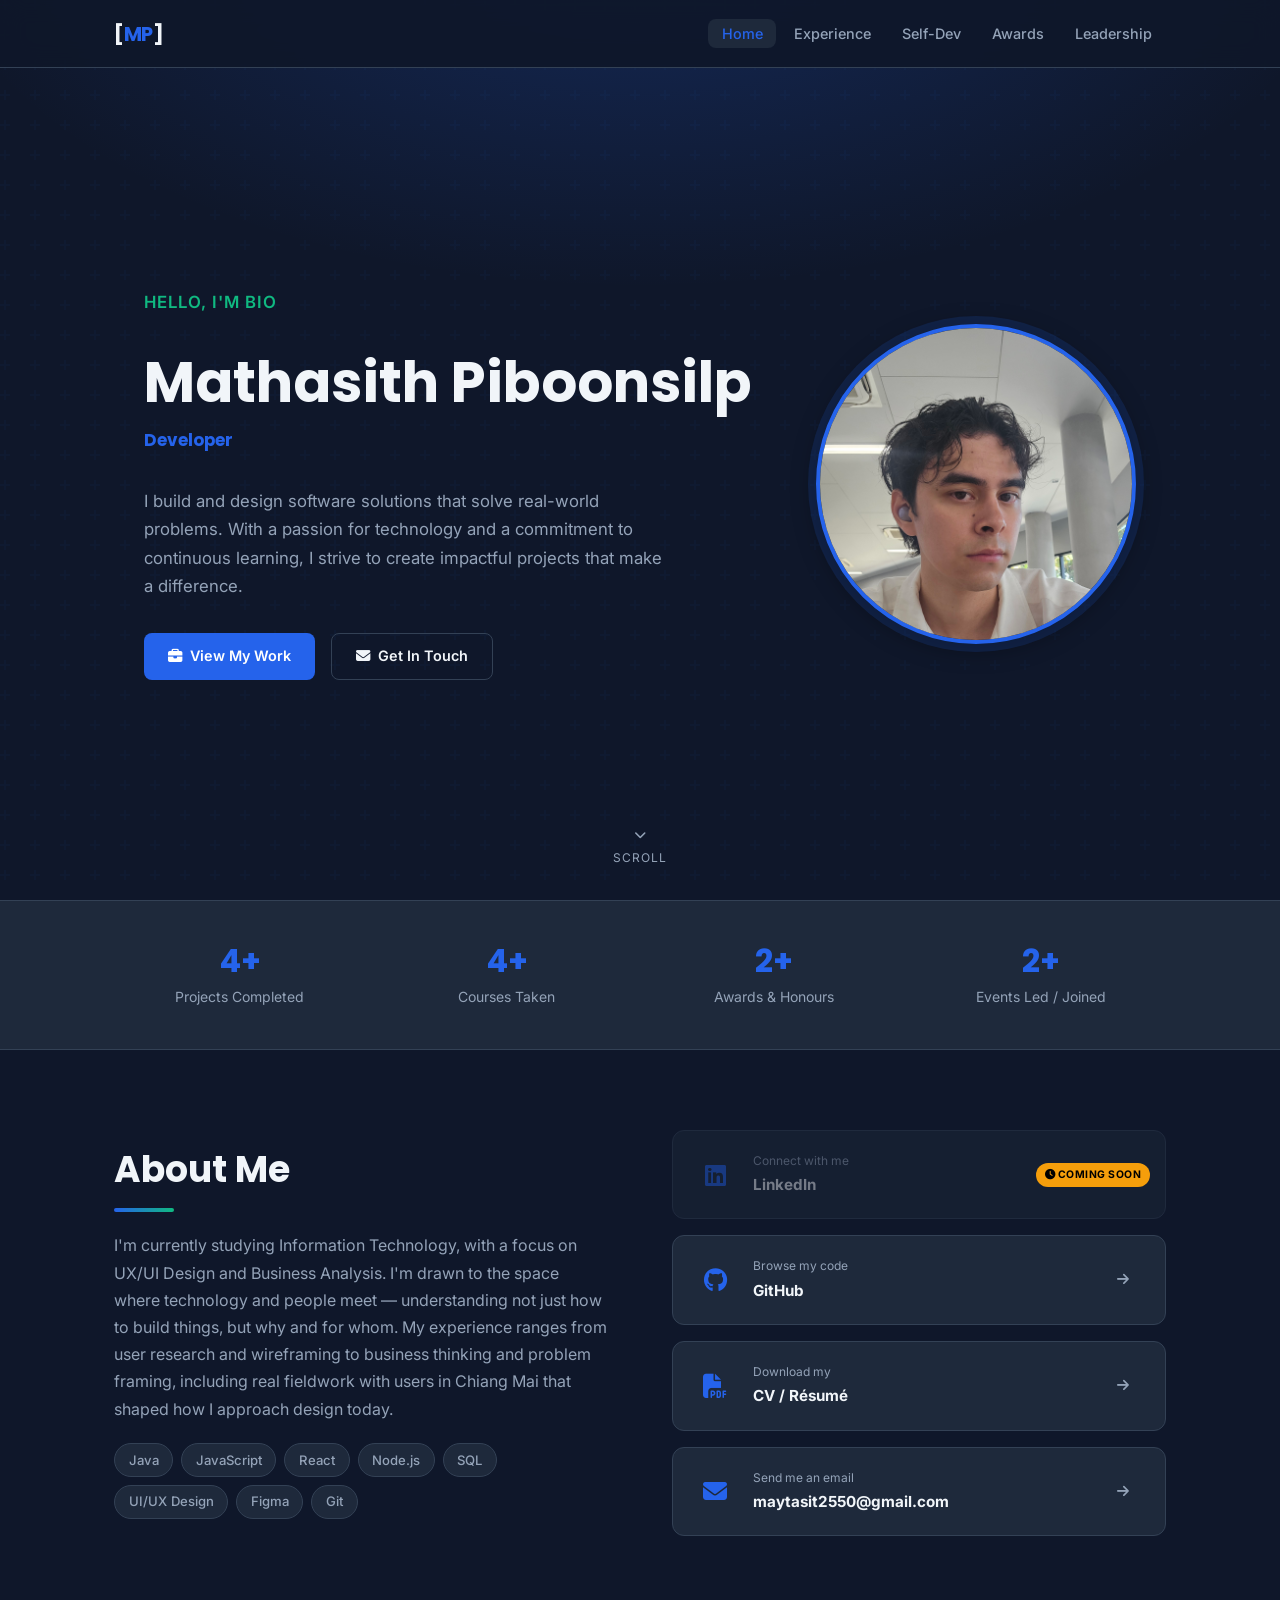
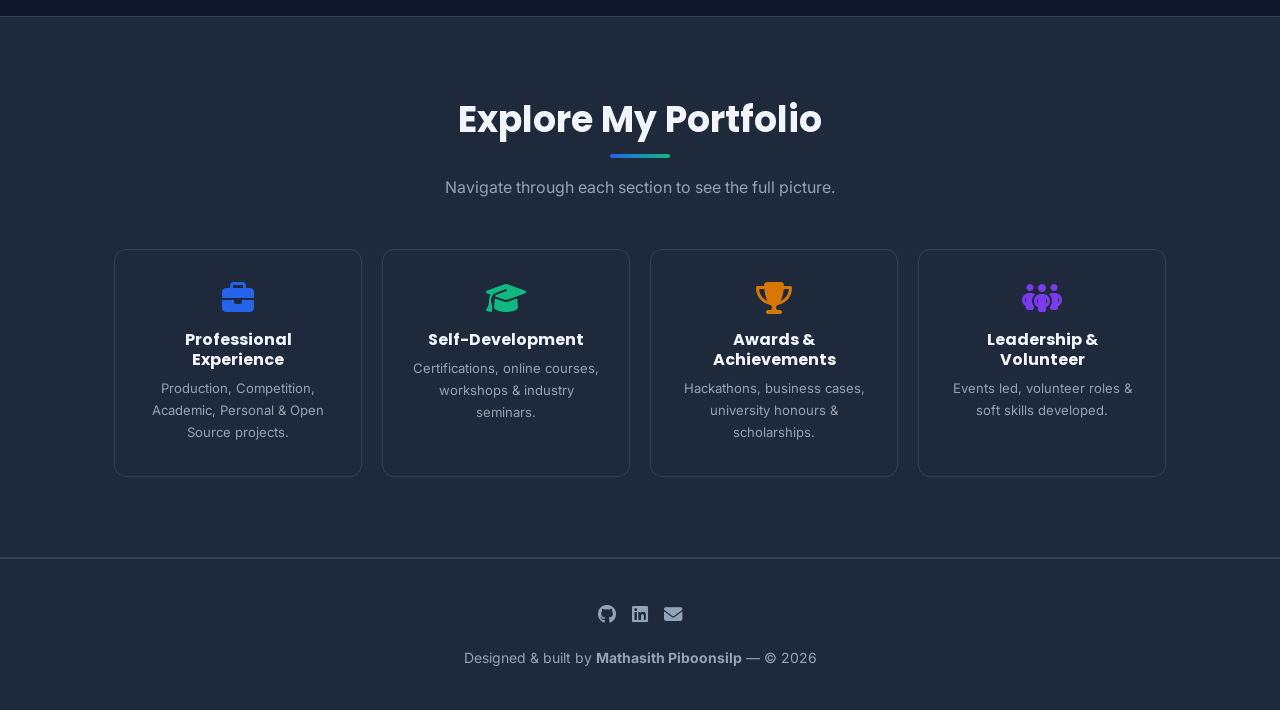
<file: index.html>
<!DOCTYPE html>
<html lang="en">
<head>
  <meta charset="UTF-8" />
  <meta name="viewport" content="width=device-width, initial-scale=1.0" />
  <title>Mathasith Piboonsilp — Portfolio</title>
  <meta name="description" content="[Your tagline — one sentence about what you do]" />
  <!-- Google Fonts -->
  <link rel="preconnect" href="https://fonts.googleapis.com" />
  <link rel="preconnect" href="https://fonts.gstatic.com" crossorigin />
  <link href="https://fonts.googleapis.com/css2?family=Inter:wght@400;500;600&family=Poppins:wght@700;800&display=swap" rel="stylesheet" />
  <!-- Font Awesome -->
  <link rel="stylesheet" href="https://cdnjs.cloudflare.com/ajax/libs/font-awesome/6.5.0/css/all.min.css" />
  <!-- Shared CSS -->
  <link rel="stylesheet" href="css/style.css" />
  <!-- Page-specific styles -->
  <link rel="stylesheet" href="css/home.css" />
</head>
<body>

  <!-- ========== NAVIGATION ========== -->
  <nav class="navbar" aria-label="Main navigation">
    <div class="nav-inner">
      <a href="index.html" class="nav-logo">[<span>MP</span>]</a>
      <ul class="nav-links" role="list">
        <li><a href="index.html">Home</a></li>
        <li><a href="html/experience.html">Experience</a></li>
        <li><a href="html/self-development.html">Self-Dev</a></li>
        <li><a href="html/awards.html">Awards</a></li>
        <li><a href="html/leadership.html">Leadership</a></li>
      </ul>
      <button class="nav-toggle" aria-label="Toggle menu" aria-expanded="false">
        <span></span><span></span><span></span>
      </button>
    </div>
  </nav>

  <!-- ========== HERO ========== -->
  <section class="hero">
    <div class="container">
      <div class="hero-inner">
        <!-- Text side -->
        <div class="hero-text">
          <p class="hero-greeting">Hello, I'm Bio</p>
          <h1>Mathasith Piboonsilp</h1>
          <p class="hero-role">Developer</p>
          <p>
            I build and design software solutions that solve real-world problems. With a passion for technology and a commitment to continuous learning, I strive to create impactful projects that make a difference.
          </p>
          <div class="hero-cta">
            <a href="html/experience.html" class="btn btn-primary">
              <i class="fa-solid fa-briefcase"></i> View My Work
            </a>
            <a href="mailto:maytasit2550@gmail.com" class="btn btn-outline">
              <i class="fa-solid fa-envelope"></i> Get In Touch
            </a>
          </div>
        </div>
        <!-- Photo side -->
        <img src="images/Profile.jpg" alt="Mathasith Piboonsilp" class="hero-photo" />
      </div>
    </div>
    <div class="scroll-hint" aria-hidden="true">
      <i class="fa-solid fa-chevron-down"></i> scroll
    </div>
  </section>

  <!-- ========== QUICK STATS ========== -->
  <section class="stats" aria-label="Quick stats">
    <div class="container">
      <div class="stats-grid">
        <div class="stat-item reveal">
          <h3>4+</h3>
          <p>Projects Completed</p>
        </div>
        <div class="stat-item reveal">
          <h3>4+</h3>
          <p>Courses Taken</p>
        </div>
        <div class="stat-item reveal">
          <h3>2+</h3>
          <p>Awards &amp; Honours</p>
        </div>
        <div class="stat-item reveal">
          <h3>2+</h3>
          <p>Events Led / Joined</p>
        </div>
      </div>
    </div>
  </section>

  <!-- ========== ABOUT SNAPSHOT ========== -->
  <section class="section" aria-labelledby="about-heading">
    <div class="container">
      <div class="about-inner">
        <!-- Left: bio + skills -->
        <div class="about-text reveal">
          <h2 id="about-heading">About Me</h2>
          <div class="section-divider" style="margin:0.75rem 0 1.25rem;"></div>
          <p>
            I'm currently studying Information Technology, with a focus on UX/UI Design
             and Business Analysis. I'm drawn to the space where technology and people
              meet — understanding not just how to build things, but why and for whom. 
              My experience ranges from user research and wireframing to business thinking 
              and problem framing, including real fieldwork with users in Chiang Mai that shaped
               how I approach design today.
          </p>
    
          <div class="skill-pills">
            <!-- Replace with your actual skills -->
            <span class="skill-pill">Java</span>
            <span class="skill-pill">JavaScript</span>
            <span class="skill-pill">React</span>
            <span class="skill-pill">Node.js</span>
            <span class="skill-pill">SQL</span>
            <span class="skill-pill">UI/UX Design</span>
            <span class="skill-pill">Figma</span>
            <span class="skill-pill">Git</span>
          </div>
        </div>
        <!-- Right: quick-links to socials/CV -->
        <div class="about-links reveal">
          <!-- LinkedIn — not ready yet -->
          <div class="link-wrapper">
            <a href="#" class="about-link-card disabled" aria-disabled="true" tabindex="-1">
              <i class="fa-brands fa-linkedin"></i>
              <div class="link-info">
                <span>Connect with me</span>
                <strong>LinkedIn</strong>
              </div>
            </a>
            <span class="coming-soon-badge"><i class="fa-solid fa-clock"></i> Coming Soon</span>
          </div>

          <!-- GitHub — ready -->
          <a href="https://github.com/Boypemt" target="_blank" rel="noopener" class="about-link-card">
            <i class="fa-brands fa-github"></i>
            <div class="link-info">
              <span>Browse my code</span>
              <strong>GitHub</strong>
            </div>
            <i class="fa-solid fa-arrow-right" style="margin-left:auto;color:var(--text-muted);font-size:0.85rem;"></i>
          </a>

          <!-- CV -->
          <a href="https://drive.google.com/file/d/10WijlpnrC4NcjO72WNm9flJdDkoEtVhg/view?usp=drive_link" target="_blank" rel="noopener" class="about-link-card">
            <i class="fa-solid fa-file-pdf"></i>
            <div class="link-info">
              <span>Download my</span>
              <strong>CV / Résumé</strong>
            </div>
            <i class="fa-solid fa-arrow-right" style="margin-left:auto;color:var(--text-muted);font-size:0.85rem;"></i>
          </a>
          <a href="mailto:maytasit2550@gmail.com" class="about-link-card">
            <i class="fa-solid fa-envelope"></i>
            <div class="link-info">
              <span>Send me an email</span>
              <strong>maytasit2550@gmail.com</strong>
            </div>
            <i class="fa-solid fa-arrow-right" style="margin-left:auto;color:var(--text-muted);font-size:0.85rem;"></i>
          </a>
        </div>
      </div>
    </div>
  </section>

  <!-- ========== PORTFOLIO SECTIONS PREVIEW ========== -->
  <section class="section" style="background:var(--surface);border-top:1px solid var(--border);border-bottom:1px solid var(--border);" aria-labelledby="sections-heading">
    <div class="container">
      <h2 class="section-title" id="sections-heading">Explore My Portfolio</h2>
      <div class="section-divider"></div>
      <p class="section-subtitle">Navigate through each section to see the full picture.</p>

      <div class="preview-grid">
        <a href="html/experience.html" class="preview-card">
          <i class="fa-solid fa-briefcase" style="color:var(--primary);"></i>
          <h3>Professional Experience</h3>
          <p>Production, Competition, Academic, Personal &amp; Open Source projects.</p>
        </a>
        <a href="html/self-development.html" class="preview-card">
          <i class="fa-solid fa-graduation-cap" style="color:var(--accent);"></i>
          <h3>Self-Development</h3>
          <p>Certifications, online courses, workshops &amp; industry seminars.</p>
        </a>
        <a href="html/awards.html" class="preview-card">
          <i class="fa-solid fa-trophy" style="color:#D97706;"></i>
          <h3>Awards &amp; Achievements</h3>
          <p>Hackathons, business cases, university honours &amp; scholarships.</p>
        </a>
        <a href="html/leadership.html" class="preview-card">
          <i class="fa-solid fa-people-group" style="color:#7C3AED;"></i>
          <h3>Leadership &amp; Volunteer</h3>
          <p>Events led, volunteer roles &amp; soft skills developed.</p>
        </a>
      </div>
    </div>
  </section>

  <!-- ========== FOOTER ========== -->
  <footer class="footer">
    <div class="container">
      <div class="footer-socials">
        <a href="https://github.com/Boypemt" target="_blank" rel="noopener" aria-label="GitHub">
          <i class="fa-brands fa-github"></i>
        </a>
        <a href="[linkedin-url]" target="_blank" rel="noopener" aria-label="LinkedIn">
          <i class="fa-brands fa-linkedin"></i>
        </a>
        <a href="mailto:maytasit2550@gmail.com" aria-label="Email">
          <i class="fa-solid fa-envelope"></i>
        </a>
      </div>
      <p>Designed &amp; built by <strong>Mathasith Piboonsilp</strong> &mdash; &copy; <span id="year"></span></p>
    </div>
  </footer>

  <!-- ========== SCRIPTS ========== -->
  <script>
    document.getElementById('year').textContent = new Date().getFullYear();
  </script>
  <script src="js/main.js"></script>
</body>
</html>
</file>
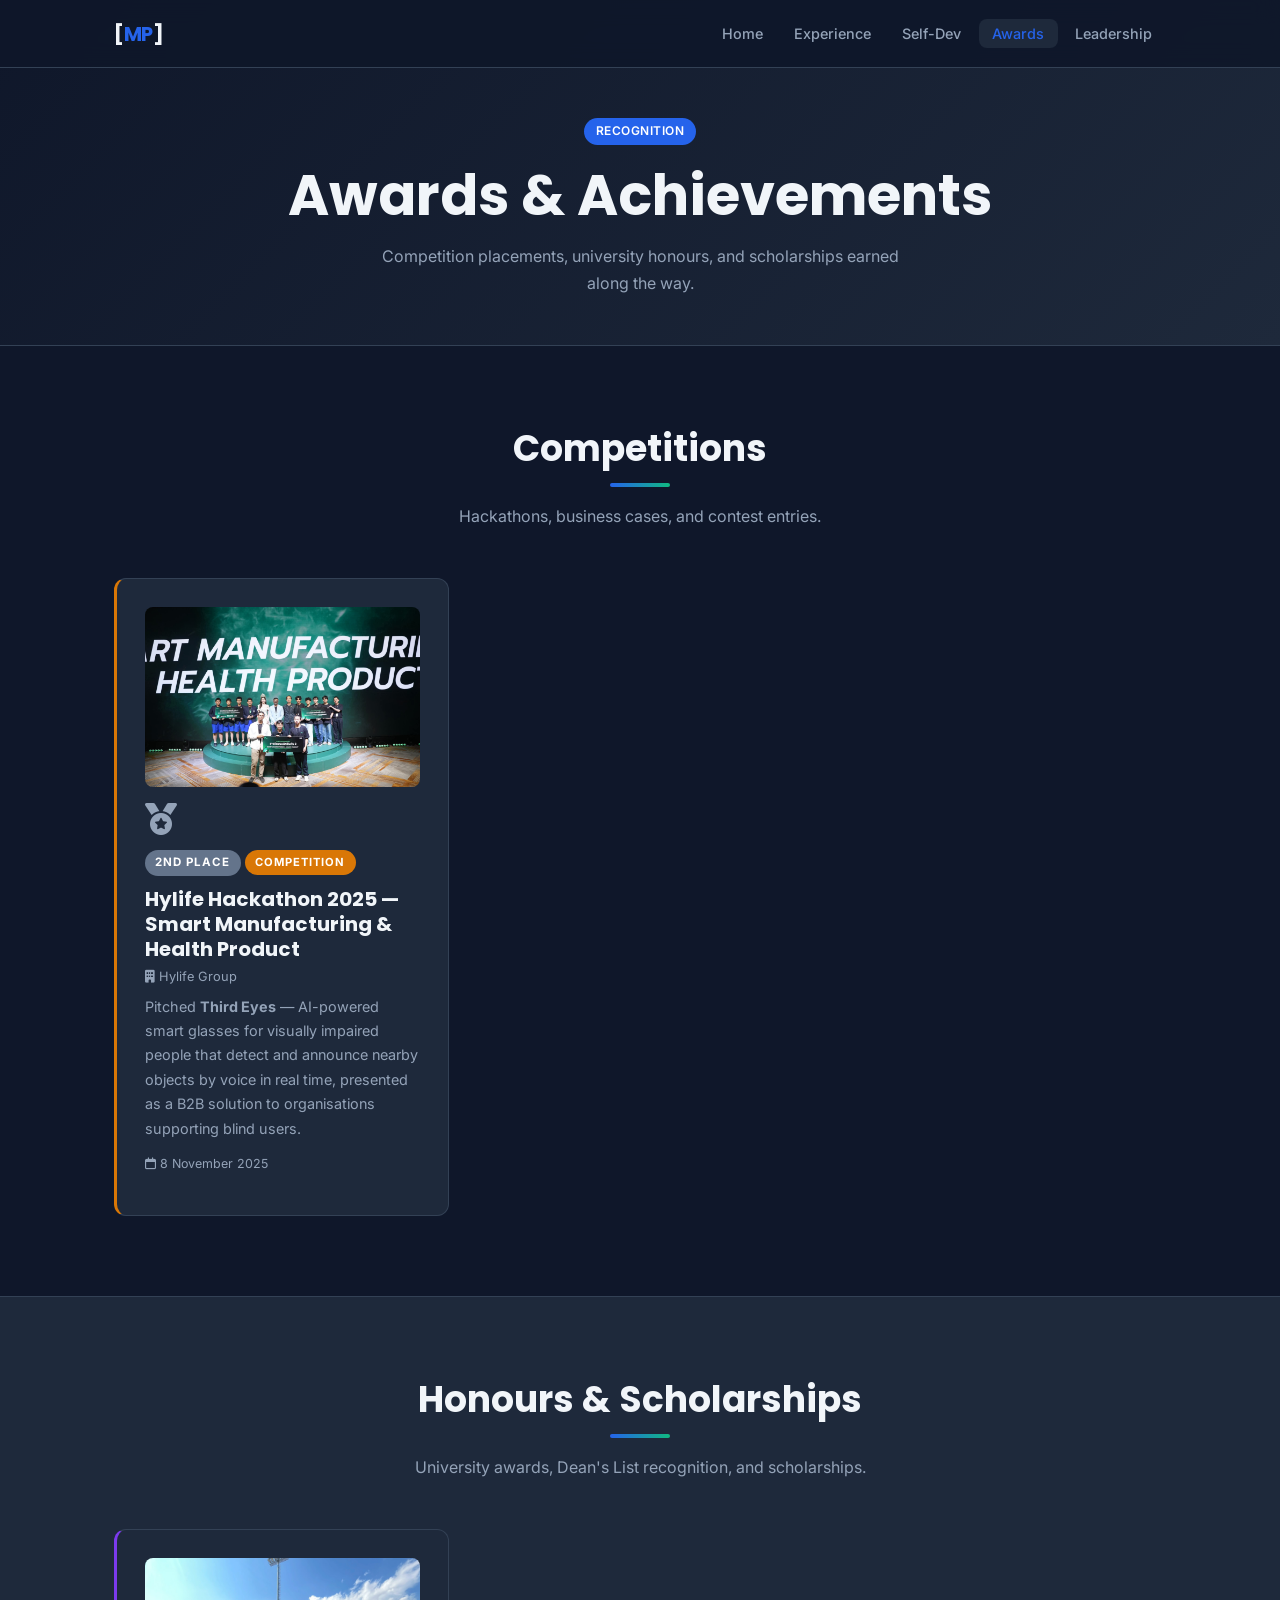
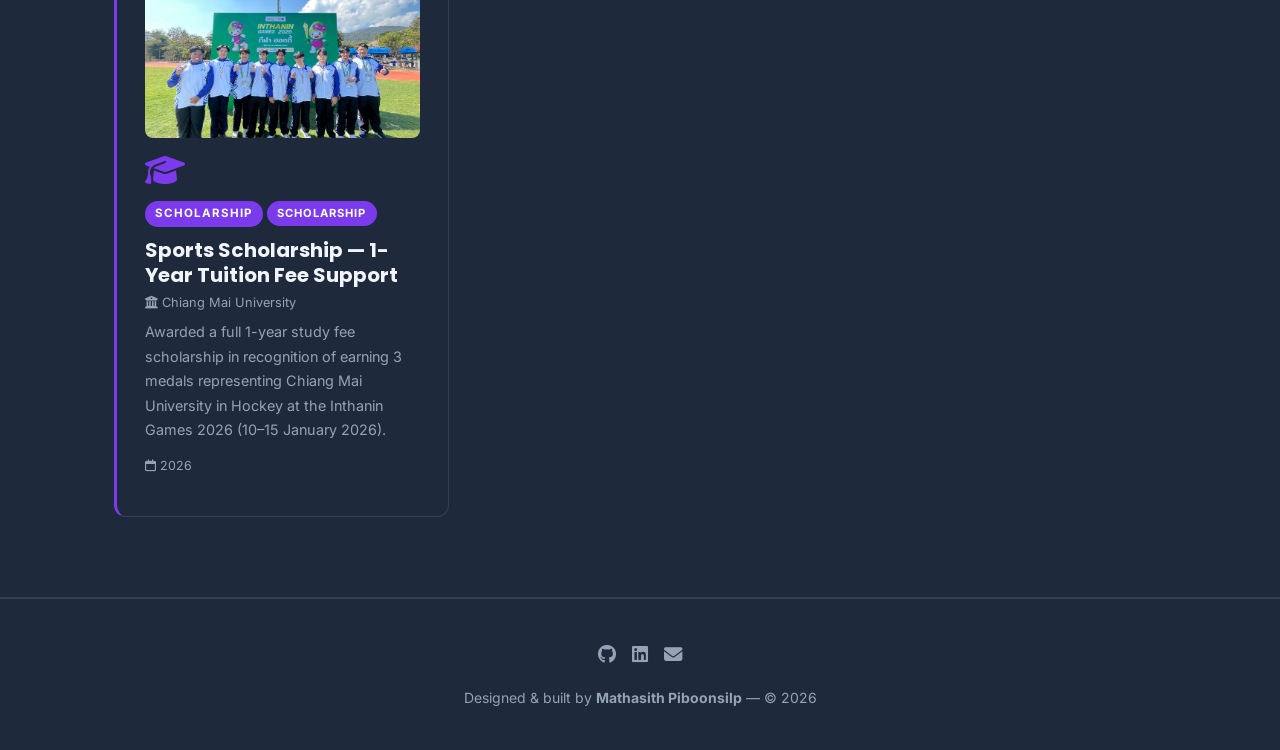
<file: html/awards.html>
<!DOCTYPE html>
<html lang="en">
<head>
  <meta charset="UTF-8" />
  <meta name="viewport" content="width=device-width, initial-scale=1.0" />
  <title>Awards & Achievements — Mathasith Piboonsilp</title>
  <meta name="description" content="Awards, competition placements, university honours and scholarships earned by Mathasith Piboonsilp." />
  <!-- Google Fonts -->
  <link rel="preconnect" href="https://fonts.googleapis.com" />
  <link rel="preconnect" href="https://fonts.gstatic.com" crossorigin />
  <link href="https://fonts.googleapis.com/css2?family=Inter:wght@400;500;600&family=Poppins:wght@700;800&display=swap" rel="stylesheet" />
  <!-- Font Awesome -->
  <link rel="stylesheet" href="https://cdnjs.cloudflare.com/ajax/libs/font-awesome/6.5.0/css/all.min.css" />
  <!-- Shared CSS -->
  <link rel="stylesheet" href="../css/style.css" />
  <!-- Page-specific CSS -->
  <link rel="stylesheet" href="../css/awards.css" />
</head>
<body>

  <!-- ========== NAVIGATION ========== -->
  <nav class="navbar" aria-label="Main navigation">
    <div class="nav-inner">
      <a href="../index.html" class="nav-logo">[<span>MP</span>]</a>
      <ul class="nav-links" role="list">
        <li><a href="../index.html">Home</a></li>
        <li><a href="experience.html">Experience</a></li>
        <li><a href="self-development.html">Self-Dev</a></li>
        <li><a href="awards.html">Awards</a></li>
        <li><a href="leadership.html">Leadership</a></li>
      </ul>
      <button class="nav-toggle" aria-label="Toggle menu" aria-expanded="false">
        <span></span><span></span><span></span>
      </button>
    </div>
  </nav>

  <!-- ========== PAGE HERO ========== -->
  <section class="page-hero">
    <div class="container">
      <span class="badge">Recognition</span>
      <h1>Awards &amp; Achievements</h1>
      <p style="color:var(--text-muted);max-width:520px;margin:0.75rem auto 0;">
        Competition placements, university honours, and scholarships earned along the way.
      </p>
    </div>
  </section>

  <!-- ========== COMPETITIONS ========== -->
  <section class="section">
    <div class="container">

      <h2 class="section-title">Competitions</h2>
      <div class="section-divider"></div>
      <p class="section-subtitle">Hackathons, business cases, and contest entries.</p>

      <div class="card-grid">

        <!-- Add 1st Place card here when available -->

        <!-- Competition Award 2 — 2nd Place -->
        <article class="card award-card" data-type="competition">
          <img src="../images/Hylife_Hackathon.jpg" alt="Hylife Hackathon 2025" class="card-photo" />
          <i class="fa-solid fa-medal award-icon" style="color:#94A3B8;"></i>
          <span class="placement-badge silver">2nd Place</span>
          <span class="card-tag tag-award">Competition</span>
          <h3>Hylife Hackathon 2025 — Smart Manufacturing &amp; Health Product</h3>
          <p class="awarding-body">
            <i class="fa-solid fa-building"></i> Hylife Group
          </p>
          <p>Pitched <strong>Third Eyes</strong> — AI-powered smart glasses for visually impaired people that detect and announce nearby objects by voice in real time, presented as a B2B solution to organisations supporting blind users.</p>
          <p class="award-year"><i class="fa-regular fa-calendar"></i> 8 November 2025</p>
        </article>

        <!-- Add more Competition cards here when available -->

      </div>
    </div>
  </section>

  <!-- ========== HONOURS & SCHOLARSHIPS ========== -->
  <section class="section" style="background:var(--surface);border-top:1px solid var(--border);border-bottom:1px solid var(--border);">
    <div class="container">

      <h2 class="section-title">Honours &amp; Scholarships</h2>
      <div class="section-divider"></div>
      <p class="section-subtitle">University awards, Dean's List recognition, and scholarships.</p>

      <div class="card-grid">

        <!-- Add Honour cards here when available -->

        <!-- Honour Card 2 — Sports Scholarship -->
        <article class="card award-card" data-type="honor">
          <img src="../images/University_Sport.jpg" alt="Sports Scholarship — Inthanin Games 2026" class="card-photo" />
          <i class="fa-solid fa-graduation-cap award-icon" style="color:#7C3AED;"></i>
          <span class="placement-badge honor">Scholarship</span>
          <span class="card-tag tag-honor">Scholarship</span>
          <h3>Sports Scholarship — 1-Year Tuition Fee Support</h3>
          <p class="awarding-body">
            <i class="fa-solid fa-building-columns"></i> Chiang Mai University
          </p>
          <p>Awarded a full 1-year study fee scholarship in recognition of earning 3 medals representing Chiang Mai University in Hockey at the Inthanin Games 2026 (10–15 January 2026).</p>
          <p class="award-year"><i class="fa-regular fa-calendar"></i> 2026</p>
        </article>

        <!-- Add more Honour / Scholarship cards here when available -->

      </div>
    </div>
  </section>

  <!-- ========== FOOTER ========== -->
  <footer class="footer">
    <div class="container">
      <div class="footer-socials">
        <a href="https://github.com/Boypemt" target="_blank" rel="noopener" aria-label="GitHub">
          <i class="fa-brands fa-github"></i>
        </a>
        <a href="[linkedin-url]" target="_blank" rel="noopener" aria-label="LinkedIn">
          <i class="fa-brands fa-linkedin"></i>
        </a>
        <a href="mailto:maytasit2550@gmail.com" aria-label="Email">
          <i class="fa-solid fa-envelope"></i>
        </a>
      </div>
      <p>Designed &amp; built by <strong>Mathasith Piboonsilp</strong> &mdash; &copy; <span id="year"></span></p>
    </div>
  </footer>

  <!-- ========== SCRIPTS ========== -->
  <script>
    document.getElementById('year').textContent = new Date().getFullYear();
  </script>
  <script src="../js/main.js"></script>

</body>
</html>
</file>
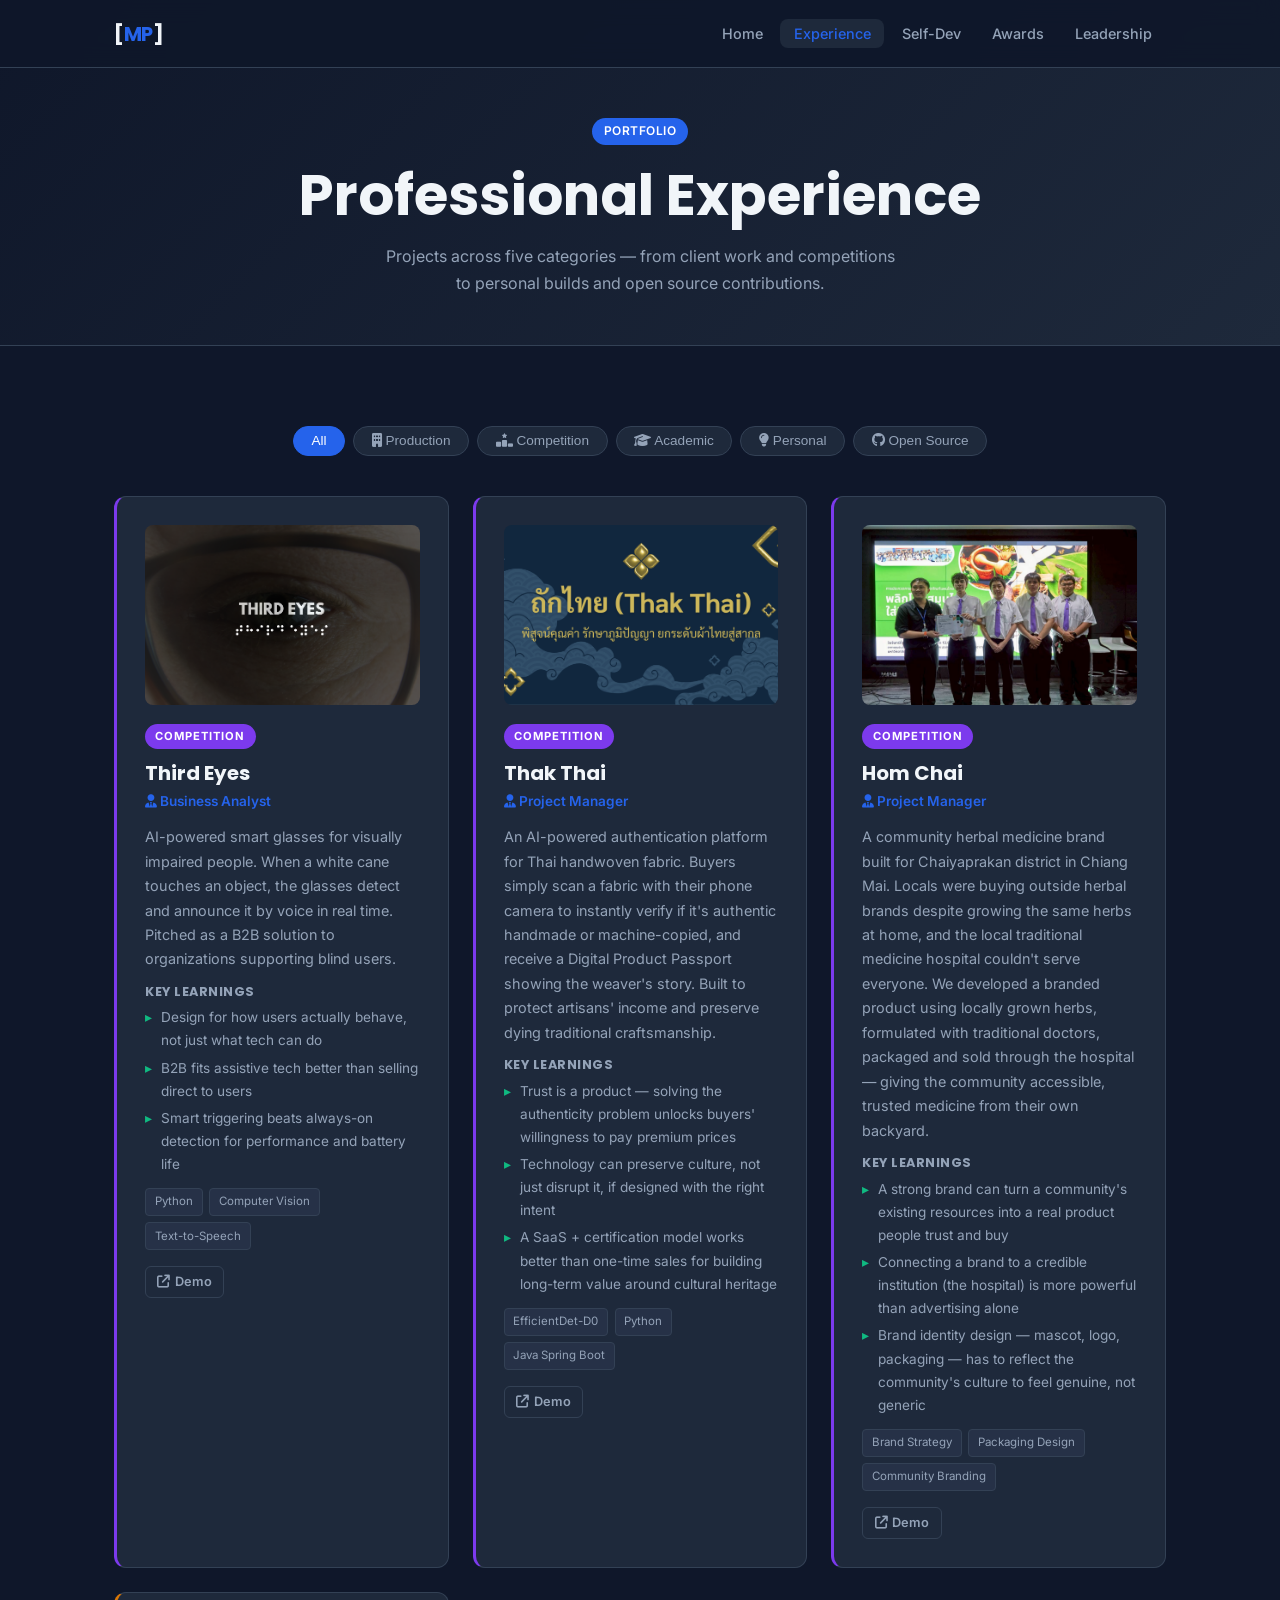
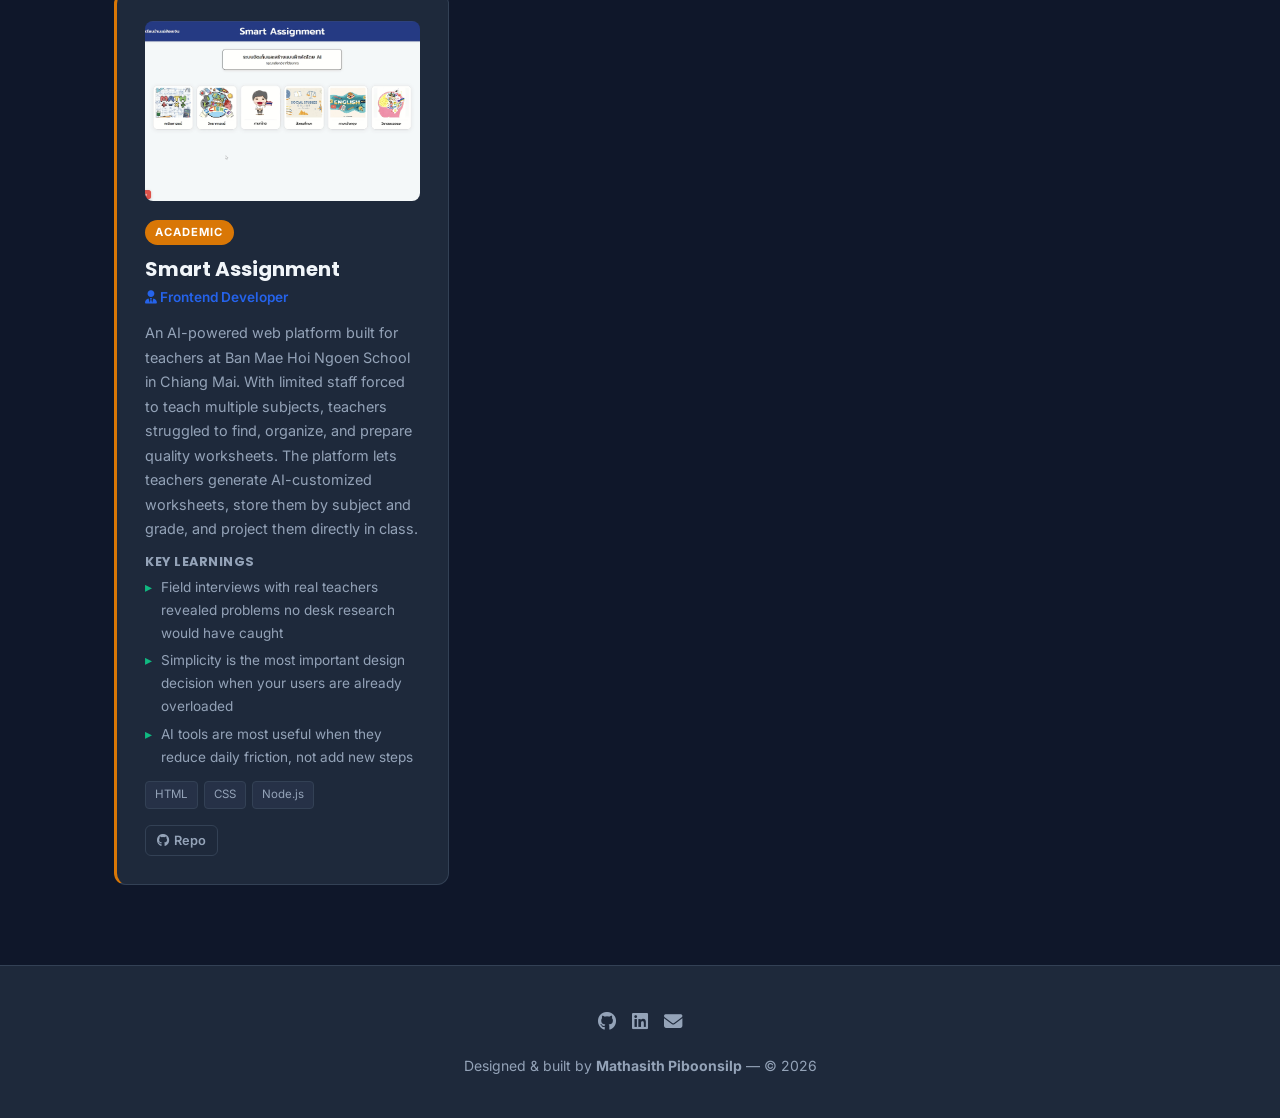
<file: html/experience.html>
<!DOCTYPE html>
<html lang="en">
<head>
  <meta charset="UTF-8" />
  <meta name="viewport" content="width=device-width, initial-scale=1.0" />
  <title>Experience — Mathasith Piboonsilp</title>
  <meta name="description" content="Professional experience across production, competition, academic, personal, and open source projects." />
  <!-- Google Fonts -->
  <link rel="preconnect" href="https://fonts.googleapis.com" />
  <link rel="preconnect" href="https://fonts.gstatic.com" crossorigin />
  <link href="https://fonts.googleapis.com/css2?family=Inter:wght@400;500;600&family=Poppins:wght@700;800&display=swap" rel="stylesheet" />
  <!-- Font Awesome -->
  <link rel="stylesheet" href="https://cdnjs.cloudflare.com/ajax/libs/font-awesome/6.5.0/css/all.min.css" />
  <!-- Shared CSS -->
  <link rel="stylesheet" href="../css/style.css" />
  <!-- Page-specific CSS -->
  <link rel="stylesheet" href="../css/experience.css" />
</head>
<body>

  <!-- ========== NAVIGATION ========== -->
  <nav class="navbar" aria-label="Main navigation">
    <div class="nav-inner">
      <a href="../index.html" class="nav-logo">[<span>MP</span>]</a>
      <ul class="nav-links" role="list">
        <li><a href="../index.html">Home</a></li>
        <li><a href="experience.html">Experience</a></li>
        <li><a href="self-development.html">Self-Dev</a></li>
        <li><a href="awards.html">Awards</a></li>
        <li><a href="leadership.html">Leadership</a></li>
      </ul>
      <button class="nav-toggle" aria-label="Toggle menu" aria-expanded="false">
        <span></span><span></span><span></span>
      </button>
    </div>
  </nav>

  <!-- ========== PAGE HERO ========== -->
  <section class="page-hero">
    <div class="container">
      <span class="badge">Portfolio</span>
      <h1>Professional Experience</h1>
      <p style="color:var(--text-muted);max-width:520px;margin:0.75rem auto 0;">
        Projects across five categories — from client work and competitions to personal builds and open source contributions.
      </p>
    </div>
  </section>

  <!-- ========== EXPERIENCE SECTION ========== -->
  <section class="section">
    <div class="container">

      <!-- Filter Bar -->
      <div class="filter-bar" role="group" aria-label="Filter by category">
        <button class="filter-btn active" data-filter="all">All</button>
        <button class="filter-btn" data-filter="production">
          <i class="fa-solid fa-building"></i> Production
        </button>
        <button class="filter-btn" data-filter="competition">
          <i class="fa-solid fa-ranking-star"></i> Competition
        </button>
        <button class="filter-btn" data-filter="academic">
          <i class="fa-solid fa-graduation-cap"></i> Academic
        </button>
        <button class="filter-btn" data-filter="personal">
          <i class="fa-solid fa-lightbulb"></i> Personal
        </button>
        <button class="filter-btn" data-filter="opensource">
          <i class="fa-brands fa-github"></i> Open Source
        </button>
      </div>

      <!-- Cards Grid -->
      <div class="card-grid" id="exp-grid">

        <!-- Add Production cards here when available -->

        <!-- =====================
             1.2 COMPETITION
             ===================== -->
        <article class="card filterable-card" data-category="competition">
          <img src="../images/Third_Eyes.png" alt="Third Eyes" class="card-photo" />
          <span class="card-tag tag-competition">Competition</span>
          <h3>Third Eyes</h3>
          <p class="role"><i class="fa-solid fa-user-tie"></i> Business Analyst</p>
          <p>
            AI-powered smart glasses for visually impaired people. When a white cane
            touches an object, the glasses detect and announce it by voice in real time.
            Pitched as a B2B solution to organizations supporting blind users.
          </p>
          <div class="learnings">
            <h4>Key Learnings</h4>
            <ul>
              <li>Design for how users actually behave, not just what tech can do</li>
              <li>B2B fits assistive tech better than selling direct to users</li>
              <li>Smart triggering beats always-on detection for performance and battery life</li>
            </ul>
          </div>
          <div class="tech-stack">
            <span>Python</span>
            <span>Computer Vision</span>
            <span>Text-to-Speech</span>
          </div>
          <div class="project-links">
            <a href="https://drive.google.com/file/d/12J2mc0YmIrrSbOFoWj1JJO759EUvgX8q/view?usp=drive_link" target="_blank" rel="noopener">
              <i class="fa-solid fa-arrow-up-right-from-square"></i> Demo
            </a>
          </div>
        </article>

        <!-- Competition Card 2 -->
        <article class="card filterable-card" data-category="competition">
          <img src="../images/Thak_Thai.png" alt="Thak Thai" class="card-photo" />
          <span class="card-tag tag-competition">Competition</span>
          <h3>Thak Thai</h3>
          <p class="role"><i class="fa-solid fa-user-tie"></i> Project Manager</p>
          <p>
           An AI-powered authentication platform for Thai handwoven fabric. 
           Buyers simply scan a fabric with their phone camera to instantly verify 
           if it's authentic handmade or machine-copied, and receive a Digital 
           Product Passport showing the weaver's story. Built to protect artisans' 
           income and preserve dying traditional craftsmanship.
          </p>
          <div class="learnings">
            <h4>Key Learnings</h4>
            <ul>
              <li>Trust is a product — solving the authenticity problem unlocks buyers' 
                willingness to pay premium prices</li>
              <li>Technology can preserve culture, not just disrupt it,
                 if designed with the right intent</li>
              <li>A SaaS + certification model works better than one-time sales for 
                building long-term value around cultural heritage</li>
            </ul>
          </div>
          <div class="tech-stack">
            <span>EfficientDet-D0</span>
            <span>Python</span>
            <span> Java Spring Boot</span>
          </div>
          <div class="project-links">
            <a href="https://drive.google.com/file/d/1dtcTbhimPcgGVK8lSIJ7DvIg0EVu-qmS/view?usp=drive_link" target="_blank" rel="noopener">
              <i class="fa-solid fa-arrow-up-right-from-square"></i> Demo
            </a>
          </div>
        </article>

        <!-- Competition Card 3 -->
        <article class="card filterable-card" data-category="competition">
          <img src="../images/Brand_Design.jpg" alt="Hom Chai" class="card-photo" />
          <span class="card-tag tag-competition">Competition</span>
          <h3>Hom Chai </h3>
          <p class="role"><i class="fa-solid fa-user-tie"></i> Project Manager</p>
          <p>
             A community herbal medicine brand built for Chaiyaprakan district in Chiang Mai.
             Locals were buying outside herbal brands despite growing the same herbs at home,
             and the local traditional medicine hospital couldn't serve everyone. We developed a
             branded product using locally grown herbs, formulated with traditional doctors,
             packaged and sold through the hospital — giving the community accessible,
             trusted medicine from their own backyard.
          </p>
          <div class="learnings">
            <h4>Key Learnings</h4>
            <ul>
              <li>A strong brand can turn a community's existing resources into
                a real product people trust and buy</li>
              <li>Connecting a brand to a credible institution (the hospital)
                is more powerful than advertising alone</li>
              <li>Brand identity design — mascot, logo, packaging — has to
                reflect the community's culture to feel genuine, not generic</li>
            </ul>
          </div>
          <div class="tech-stack">
            <span>Brand Strategy</span>
            <span>Packaging Design</span>
            <span>Community Branding</span>
          </div>
          <div class="project-links">
            <a href="https://drive.google.com/file/d/1dnCGyBAhnMxrydqMb5FO5eGnlZEfAWZX/view?usp=drive_link" target="_blank" rel="noopener">
              <i class="fa-solid fa-arrow-up-right-from-square"></i> Demo
            </a>
          </div>
        </article>

        <!-- Add more Competition cards here -->

        <!-- =====================
             1.3 ACADEMIC
             ===================== -->
        <article class="card filterable-card" data-category="academic">
          <img src="../images/Smart_Assignment.png" alt="Smart Assignment" class="card-photo" />
          <span class="card-tag tag-academic">Academic</span>
          <h3>Smart Assignment</h3>
          <p class="role"><i class="fa-solid fa-user-tie"></i> Frontend Developer</p>
          <p>
            An AI-powered web platform built for teachers at 
            Ban Mae Hoi Ngoen School in Chiang Mai. With limited staff forced 
            to teach multiple subjects, teachers struggled to find, organize, 
            and prepare quality worksheets. The platform lets teachers generate 
            AI-customized worksheets, store them by subject and grade, 
            and project them directly in class.
          </p>
          <div class="learnings">
            <h4>Key Learnings</h4>
            <ul>
              <li>Field interviews with real teachers revealed problems no desk research 
                would have caught</li>
              <li>Simplicity is the most important design decision when your 
                users are already overloaded</li>
              <li>AI tools are most useful when they reduce daily friction, not add new steps</li>
            </ul>
          </div>
          <div class="tech-stack">
            <span>HTML</span>
            <span>CSS</span>
            <span>Node.js</span>
          </div>
          <div class="project-links">
            <a href="#" target="_blank" rel="noopener">
              <i class="fa-brands fa-github"></i> Repo
            </a>
          </div>
        </article>

        <!-- Add more Academic cards here -->

        <!-- Add Personal cards here when available -->

        <!-- Add Open Source cards here when available -->

      </div><!-- /card-grid -->

      <!-- Empty state (shown by JS if no cards match filter) -->
      <div class="empty-state" id="empty-state" aria-live="polite">
        <i class="fa-solid fa-folder-open"></i>
        <p>No projects in this category yet.</p>
      </div>

    </div>
  </section>

  <!-- ========== FOOTER ========== -->
  <footer class="footer">
    <div class="container">
      <div class="footer-socials">
        <a href="https://github.com/Boypemt" target="_blank" rel="noopener" aria-label="GitHub">
          <i class="fa-brands fa-github"></i>
        </a>
        <a href="[linkedin-url]" target="_blank" rel="noopener" aria-label="LinkedIn">
          <i class="fa-brands fa-linkedin"></i>
        </a>
        <a href="mailto:maytasit2550@gmail.com" aria-label="Email">
          <i class="fa-solid fa-envelope"></i>
        </a>
      </div>
      <p>Designed &amp; built by <strong>Mathasith Piboonsilp</strong> &mdash; &copy; <span id="year"></span></p>
    </div>
  </footer>

  <!-- ========== SCRIPTS ========== -->
  <script>
    document.getElementById('year').textContent = new Date().getFullYear();
  </script>
  <script src="../js/main.js"></script>
  <script>
    /* Show/hide empty state when filter returns no visible cards */
    document.querySelectorAll('.filter-btn').forEach(btn => {
      btn.addEventListener('click', () => {
        setTimeout(() => {
          const visible = [...document.querySelectorAll('.filterable-card')]
            .filter(c => c.style.display !== 'none');
          document.getElementById('empty-state').style.display =
            visible.length === 0 ? 'block' : 'none';
        }, 0);
      });
    });
  </script>
</body>
</html>
</file>
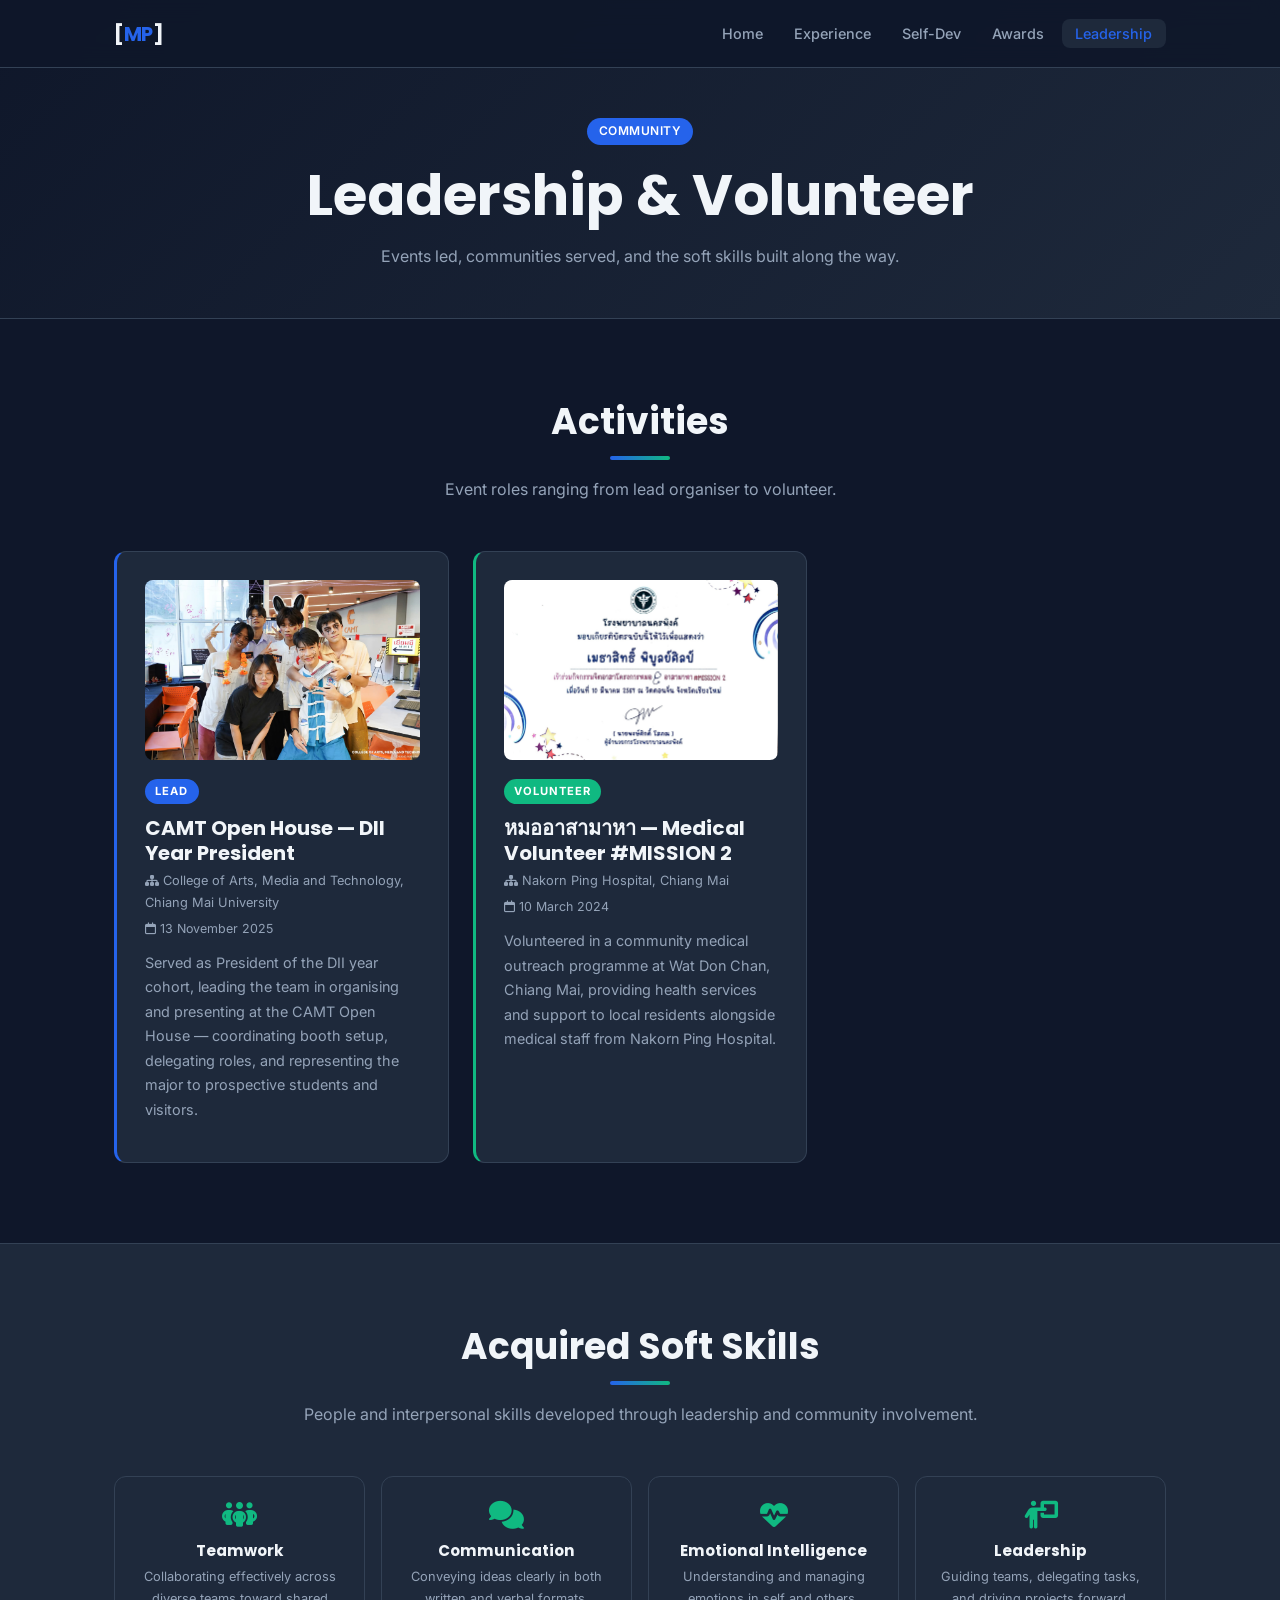
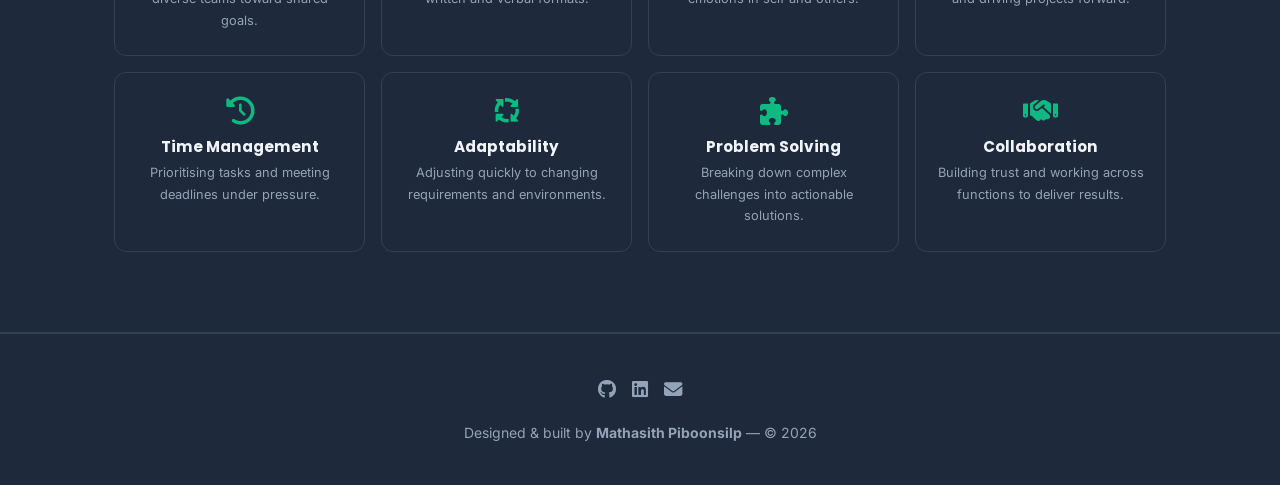
<file: html/leadership.html>
<!DOCTYPE html>
<html lang="en">
<head>
  <meta charset="UTF-8" />
  <meta name="viewport" content="width=device-width, initial-scale=1.0" />
  <title>Leadership & Volunteer — Mathasith Piboonsilp</title>
  <meta name="description" content="Leadership roles, volunteer activities, and soft skills developed by Mathasith Piboonsilp." />
  <!-- Google Fonts -->
  <link rel="preconnect" href="https://fonts.googleapis.com" />
  <link rel="preconnect" href="https://fonts.gstatic.com" crossorigin />
  <link href="https://fonts.googleapis.com/css2?family=Inter:wght@400;500;600&family=Poppins:wght@700;800&display=swap" rel="stylesheet" />
  <!-- Font Awesome -->
  <link rel="stylesheet" href="https://cdnjs.cloudflare.com/ajax/libs/font-awesome/6.5.0/css/all.min.css" />
  <!-- Shared CSS -->
  <link rel="stylesheet" href="../css/style.css" />
  <!-- Page-specific CSS -->
  <link rel="stylesheet" href="../css/leadership.css" />
</head>
<body>

  <!-- ========== NAVIGATION ========== -->
  <nav class="navbar" aria-label="Main navigation">
    <div class="nav-inner">
      <a href="../index.html" class="nav-logo">[<span>MP</span>]</a>
      <ul class="nav-links" role="list">
        <li><a href="../index.html">Home</a></li>
        <li><a href="experience.html">Experience</a></li>
        <li><a href="self-development.html">Self-Dev</a></li>
        <li><a href="awards.html">Awards</a></li>
        <li><a href="leadership.html">Leadership</a></li>
      </ul>
      <button class="nav-toggle" aria-label="Toggle menu" aria-expanded="false">
        <span></span><span></span><span></span>
      </button>
    </div>
  </nav>

  <!-- ========== PAGE HERO ========== -->
  <section class="page-hero">
    <div class="container">
      <span class="badge">Community</span>
      <h1>Leadership &amp; Volunteer</h1>
      <p style="color:var(--text-muted);max-width:520px;margin:0.75rem auto 0;">
        Events led, communities served, and the soft skills built along the way.
      </p>
    </div>
  </section>

  <!-- ========== ACTIVITIES ========== -->
  <section class="section">
    <div class="container">

      <h2 class="section-title">Activities</h2>
      <div class="section-divider"></div>
      <p class="section-subtitle">Event roles ranging from lead organiser to volunteer.</p>

      <div class="card-grid">

        <!-- Activity Card 1 — Lead -->
        <article class="card activity-card" data-role="lead">
          <img src="../images/CAMT_Openhouse2.jpg" alt="CAMT Open House — DII Year Lead" class="event-photo" />
          <span class="card-tag tag-leadership">Lead</span>
          <h3>CAMT Open House — DII Year President</h3>
          <p class="org">
            <i class="fa-solid fa-sitemap"></i> College of Arts, Media and Technology, Chiang Mai University
          </p>
          <p class="event-date"><i class="fa-regular fa-calendar"></i> 13 November 2025</p>
          <p>Served as President of the DII year cohort, leading the team in organising and presenting at the CAMT Open House — coordinating booth setup, delegating roles, and representing the major to prospective students and visitors.</p>
        </article>

        <!-- Activity Card 3 — Medical Volunteer -->
        <article class="card activity-card" data-role="volunteer">
          <img src="../images/Certificate_Medical_Volunteer.jpg" alt="Medical Volunteer — หมออาสามาหา #MISSION 2" class="event-photo" />
          <span class="card-tag tag-volunteer">Volunteer</span>
          <h3>หมออาสามาหา — Medical Volunteer #MISSION 2</h3>
          <p class="org">
            <i class="fa-solid fa-sitemap"></i> Nakorn Ping Hospital, Chiang Mai
          </p>
          <p class="event-date"><i class="fa-regular fa-calendar"></i> 10 March 2024</p>
          <p>Volunteered in a community medical outreach programme at Wat Don Chan, Chiang Mai, providing health services and support to local residents alongside medical staff from Nakorn Ping Hospital.</p>
        </article>

        <!-- Add more Activity cards here -->

      </div>
    </div>
  </section>

  <!-- ========== SOFT SKILLS ========== -->
  <section class="section" style="background:var(--surface);border-top:1px solid var(--border);border-bottom:1px solid var(--border);">
    <div class="container">

      <h2 class="section-title">Acquired Soft Skills</h2>
      <div class="section-divider"></div>
      <p class="section-subtitle">People and interpersonal skills developed through leadership and community involvement.</p>

      <div class="soft-skills-grid">

        <div class="soft-skill-card">
          <i class="fa-solid fa-people-group"></i>
          <h4>Teamwork</h4>
          <p>Collaborating effectively across diverse teams toward shared goals.</p>
        </div>

        <div class="soft-skill-card">
          <i class="fa-solid fa-comments"></i>
          <h4>Communication</h4>
          <p>Conveying ideas clearly in both written and verbal formats.</p>
        </div>

        <div class="soft-skill-card">
          <i class="fa-solid fa-heart-pulse"></i>
          <h4>Emotional Intelligence</h4>
          <p>Understanding and managing emotions in self and others.</p>
        </div>

        <div class="soft-skill-card">
          <i class="fa-solid fa-person-chalkboard"></i>
          <h4>Leadership</h4>
          <p>Guiding teams, delegating tasks, and driving projects forward.</p>
        </div>

        <div class="soft-skill-card">
          <i class="fa-solid fa-clock-rotate-left"></i>
          <h4>Time Management</h4>
          <p>Prioritising tasks and meeting deadlines under pressure.</p>
        </div>

        <div class="soft-skill-card">
          <i class="fa-solid fa-arrows-spin"></i>
          <h4>Adaptability</h4>
          <p>Adjusting quickly to changing requirements and environments.</p>
        </div>

        <div class="soft-skill-card">
          <i class="fa-solid fa-puzzle-piece"></i>
          <h4>Problem Solving</h4>
          <p>Breaking down complex challenges into actionable solutions.</p>
        </div>

        <div class="soft-skill-card">
          <i class="fa-solid fa-handshake"></i>
          <h4>Collaboration</h4>
          <p>Building trust and working across functions to deliver results.</p>
        </div>

        <!-- Add or remove soft skill cards here -->

      </div>
    </div>
  </section>

  <!-- ========== FOOTER ========== -->
  <footer class="footer">
    <div class="container">
      <div class="footer-socials">
        <a href="https://github.com/Boypemt" target="_blank" rel="noopener" aria-label="GitHub">
          <i class="fa-brands fa-github"></i>
        </a>
        <a href="[linkedin-url]" target="_blank" rel="noopener" aria-label="LinkedIn">
          <i class="fa-brands fa-linkedin"></i>
        </a>
        <a href="mailto:maytasit2550@gmail.com" aria-label="Email">
          <i class="fa-solid fa-envelope"></i>
        </a>
      </div>
      <p>Designed &amp; built by <strong>Mathasith Piboonsilp</strong> &mdash; &copy; <span id="year"></span></p>
    </div>
  </footer>

  <!-- ========== SCRIPTS ========== -->
  <script>
    document.getElementById('year').textContent = new Date().getFullYear();
  </script>
  <script src="../js/main.js"></script>

</body>
</html>
</file>
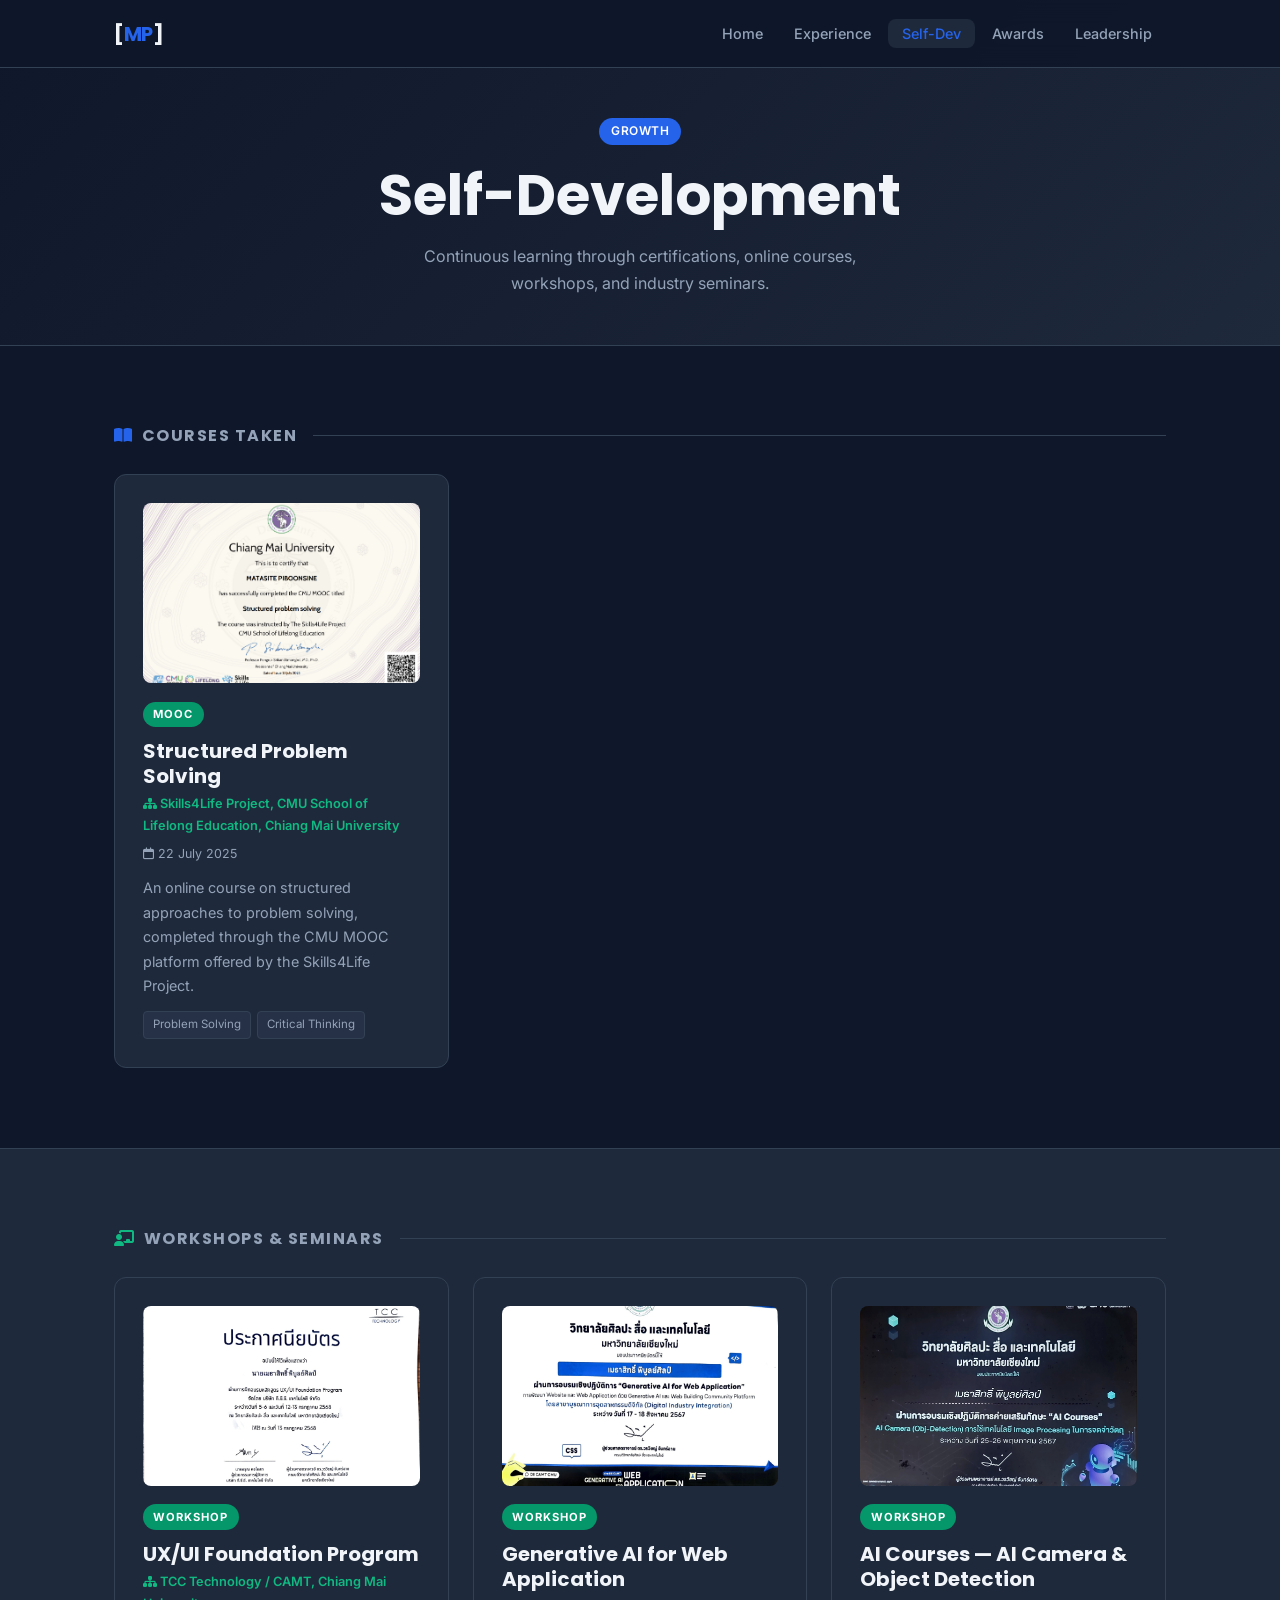
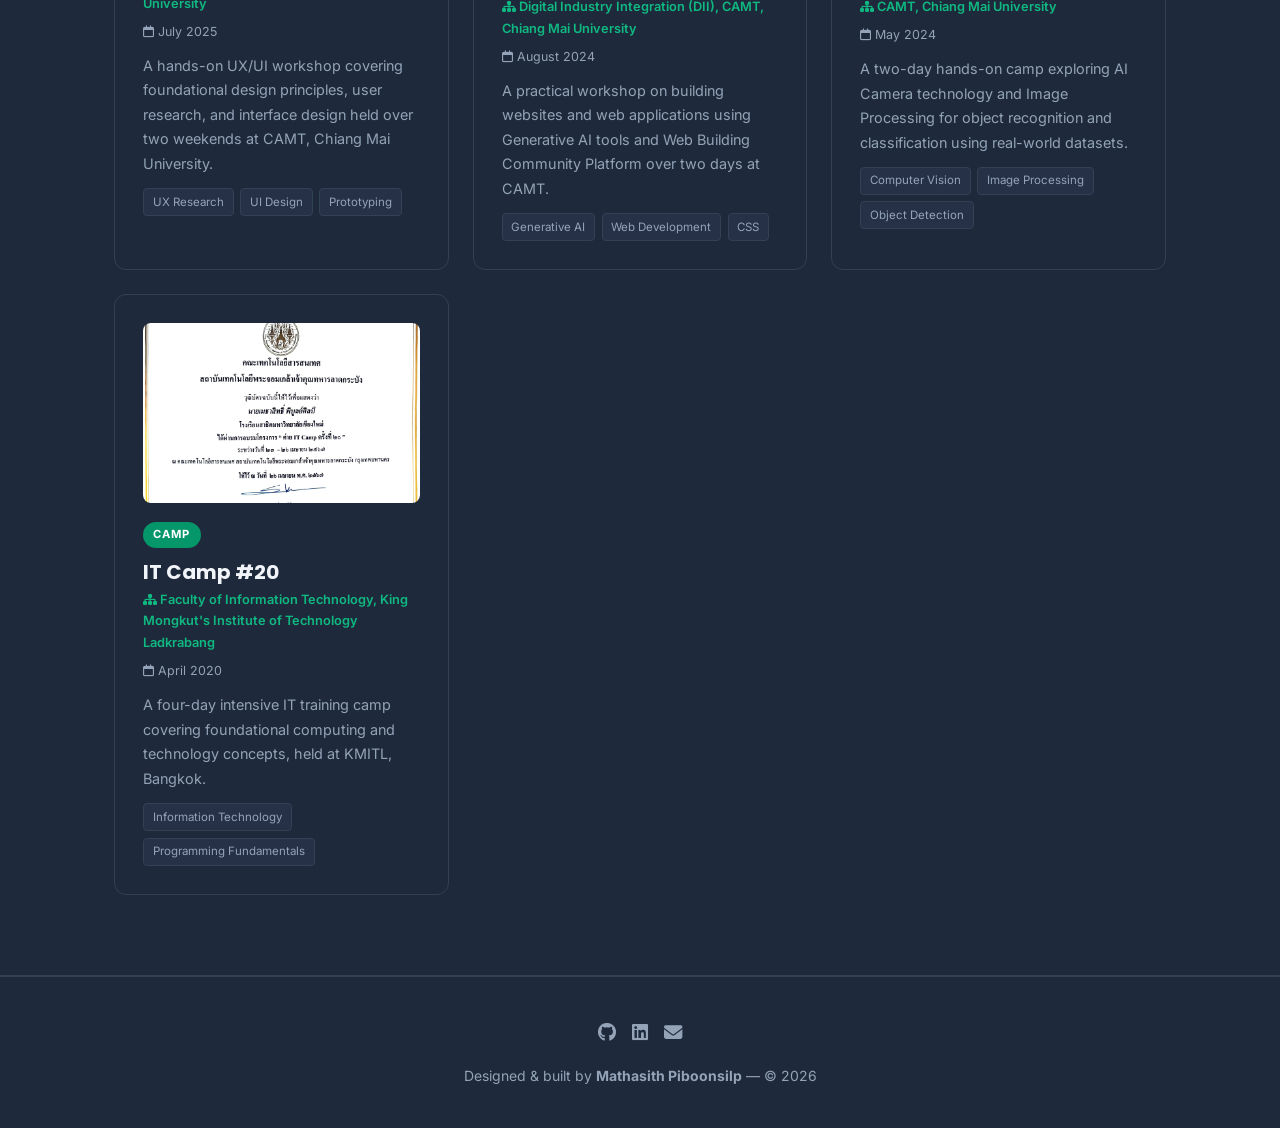
<file: html/self-development.html>
<!DOCTYPE html>
<html lang="en">
<head>
  <meta charset="UTF-8" />
  <meta name="viewport" content="width=device-width, initial-scale=1.0" />
  <title>Self-Development — Mathasith Piboonsilp</title>
  <meta name="description" content="Courses taken, workshops and seminars completed by Mathasith Piboonsilp." />
  <!-- Google Fonts -->
  <link rel="preconnect" href="https://fonts.googleapis.com" />
  <link rel="preconnect" href="https://fonts.gstatic.com" crossorigin />
  <link href="https://fonts.googleapis.com/css2?family=Inter:wght@400;500;600&family=Poppins:wght@700;800&display=swap" rel="stylesheet" />
  <!-- Font Awesome -->
  <link rel="stylesheet" href="https://cdnjs.cloudflare.com/ajax/libs/font-awesome/6.5.0/css/all.min.css" />
  <!-- Shared CSS -->
  <link rel="stylesheet" href="../css/style.css" />
  <!-- Page-specific CSS -->
  <link rel="stylesheet" href="../css/self-development.css" />
</head>
<body>

  <!-- ========== NAVIGATION ========== -->
  <nav class="navbar" aria-label="Main navigation">
    <div class="nav-inner">
      <a href="../index.html" class="nav-logo">[<span>MP</span>]</a>
      <ul class="nav-links" role="list">
        <li><a href="../index.html">Home</a></li>
        <li><a href="experience.html">Experience</a></li>
        <li><a href="self-development.html">Self-Dev</a></li>
        <li><a href="awards.html">Awards</a></li>
        <li><a href="leadership.html">Leadership</a></li>
      </ul>
      <button class="nav-toggle" aria-label="Toggle menu" aria-expanded="false">
        <span></span><span></span><span></span>
      </button>
    </div>
  </nav>

  <!-- ========== PAGE HERO ========== -->
  <section class="page-hero">
    <div class="container">
      <span class="badge">Growth</span>
      <h1>Self-Development</h1>
      <p style="color:var(--text-muted);max-width:520px;margin:0.75rem auto 0;">
        Continuous learning through certifications, online courses, workshops, and industry seminars.
      </p>
    </div>
  </section>

  <!-- ========== COURSES TAKEN ========== -->
  <section class="section">
    <div class="container">

      <div class="subsection-label">
        <h3><i class="fa-solid fa-book-open" style="color:var(--primary);margin-right:0.5rem;"></i>Courses Taken</h3>
      </div>

      <div class="card-grid">

        <!-- Course 1 — CMU MOOC Structured Problem Solving -->
        <article class="card workshop-card">
          <img src="../images/Mooc.png" alt="Structured Problem Solving — CMU MOOC" class="card-photo" />
          <span class="card-tag tag-workshop">MOOC</span>
          <h3>Structured Problem Solving</h3>
          <p class="organizer">
            <i class="fa-solid fa-sitemap"></i> Skills4Life Project, CMU School of Lifelong Education, Chiang Mai University
          </p>
          <p class="date"><i class="fa-regular fa-calendar"></i> 22 July 2025</p>
          <p>An online course on structured approaches to problem solving, completed through the CMU MOOC platform offered by the Skills4Life Project.</p>
          <div class="topics">
            <span>Problem Solving</span>
            <span>Critical Thinking</span>
          </div>
        </article>

        <!-- Add more Course cards here -->

      </div>

    </div>
  </section>

  <!-- ========== WORKSHOPS & SEMINARS ========== -->
  <section class="section" style="background:var(--surface);border-top:1px solid var(--border);border-bottom:1px solid var(--border);">
    <div class="container">

      <div class="subsection-label">
        <h3><i class="fa-solid fa-chalkboard-user" style="color:var(--accent);margin-right:0.5rem;"></i>Workshops &amp; Seminars</h3>
      </div>

      <div class="card-grid">

        <!-- Workshop 1 — TCC UX/UI Foundation Program (July 2025) -->
        <article class="card workshop-card">
          <img src="../images/Certificate_TCC.jpg" alt="UX/UI Foundation Program" class="card-photo" />
          <span class="card-tag tag-workshop">Workshop</span>
          <h3>UX/UI Foundation Program</h3>
          <p class="organizer">
            <i class="fa-solid fa-sitemap"></i> TCC Technology / CAMT, Chiang Mai University
          </p>
          <p class="date"><i class="fa-regular fa-calendar"></i> July 2025</p>
          <p>A hands-on UX/UI workshop covering foundational design principles, user research, and interface design held over two weekends at CAMT, Chiang Mai University.</p>
          <div class="topics">
            <span>UX Research</span>
            <span>UI Design</span>
            <span>Prototyping</span>
          </div>
        </article>

        <!-- Workshop 2 — Generative AI for Web Application (August 2024) -->
        <article class="card workshop-card">
          <img src="../images/Certificate_Genarative_Course.jpg" alt="Generative AI for Web Application" class="card-photo" />
          <span class="card-tag tag-workshop">Workshop</span>
          <h3>Generative AI for Web Application</h3>
          <p class="organizer">
            <i class="fa-solid fa-sitemap"></i> Digital Industry Integration (DII), CAMT, Chiang Mai University
          </p>
          <p class="date"><i class="fa-regular fa-calendar"></i> August 2024</p>
          <p>A practical workshop on building websites and web applications using Generative AI tools and Web Building Community Platform over two days at CAMT.</p>
          <div class="topics">
            <span>Generative AI</span>
            <span>Web Development</span>
            <span>CSS</span>
          </div>
        </article>

        <!-- Workshop 3 — AI Camera & Object Detection (May 2024) -->
        <article class="card workshop-card">
          <img src="../images/Certificate_AI_Course.jpg" alt="AI Courses — AI Camera Object Detection" class="card-photo" />
          <span class="card-tag tag-workshop">Workshop</span>
          <h3>AI Courses — AI Camera &amp; Object Detection</h3>
          <p class="organizer">
            <i class="fa-solid fa-sitemap"></i> CAMT, Chiang Mai University
          </p>
          <p class="date"><i class="fa-regular fa-calendar"></i> May 2024</p>
          <p>A two-day hands-on camp exploring AI Camera technology and Image Processing for object recognition and classification using real-world datasets.</p>
          <div class="topics">
            <span>Computer Vision</span>
            <span>Image Processing</span>
            <span>Object Detection</span>
          </div>
        </article>

        <!-- Workshop 4 — IT Camp #20 (April 2020) -->
        <article class="card workshop-card">
          <img src="../images/Certificate_IT_Camp.jpg" alt="IT Camp #20" class="card-photo" />
          <span class="card-tag tag-workshop">Camp</span>
          <h3>IT Camp #20</h3>
          <p class="organizer">
            <i class="fa-solid fa-sitemap"></i> Faculty of Information Technology, King Mongkut's Institute of Technology Ladkrabang
          </p>
          <p class="date"><i class="fa-regular fa-calendar"></i> April 2020</p>
          <p>A four-day intensive IT training camp covering foundational computing and technology concepts, held at KMITL, Bangkok.</p>
          <div class="topics">
            <span>Information Technology</span>
            <span>Programming Fundamentals</span>
          </div>
        </article>

        <!-- Add more Workshop / Seminar cards here -->

      </div>
    </div>
  </section>

  <!-- ========== FOOTER ========== -->
  <footer class="footer">
    <div class="container">
      <div class="footer-socials">
        <a href="https://github.com/Boypemt" target="_blank" rel="noopener" aria-label="GitHub">
          <i class="fa-brands fa-github"></i>
        </a>
        <a href="[linkedin-url]" target="_blank" rel="noopener" aria-label="LinkedIn">
          <i class="fa-brands fa-linkedin"></i>
        </a>
        <a href="mailto:maytasit2550@gmail.com" aria-label="Email">
          <i class="fa-solid fa-envelope"></i>
        </a>
      </div>
      <p>Designed &amp; built by <strong>Mathasith Piboonsilp</strong> &mdash; &copy; <span id="year"></span></p>
    </div>
  </footer>

  <!-- ========== SCRIPTS ========== -->
  <script>
    document.getElementById('year').textContent = new Date().getFullYear();
  </script>
  <script src="../js/main.js"></script>

</body>
</html>
</file>
<file: css/style.css>
/* ============================================================
   PORTFOLIO — Shared Stylesheet
   ============================================================ */

/* ---------- CSS Variables (Design Tokens) ---------- */
:root {
  --primary:      #2563EB;
  --primary-dark: #1D4ED8;
  --accent:       #10B981;
  --bg:           #0F172A;
  --surface:      #1E293B;
  --surface-2:    #263147;
  --text:         #F1F5F9;
  --text-muted:   #94A3B8;
  --border:       #334155;
  --radius:       12px;
  --radius-sm:    8px;
  --shadow:       0 4px 24px rgba(0, 0, 0, 0.4);
  --transition:   0.25s ease;
  --nav-height:   68px;
  --max-w:        1100px;
}

/* ---------- Reset & Base ---------- */
*, *::before, *::after { box-sizing: border-box; margin: 0; padding: 0; }

html { scroll-behavior: smooth; font-size: 16px; }

body {
  background-color: var(--bg);
  color: var(--text);
  font-family: 'Inter', sans-serif;
  line-height: 1.7;
  min-height: 100vh;
}

a { color: var(--primary); text-decoration: none; transition: color var(--transition); }
a:hover { color: var(--accent); }

img { max-width: 100%; display: block; }

ul { list-style: none; }

/* ---------- Typography ---------- */
h1, h2, h3, h4 {
  font-family: 'Poppins', sans-serif;
  font-weight: 700;
  line-height: 1.25;
  color: var(--text);
}

h1 { font-size: clamp(2rem, 5vw, 3.5rem); }
h2 { font-size: clamp(1.5rem, 3vw, 2.25rem); }
h3 { font-size: 1.25rem; }
h4 { font-size: 1rem; }

p { color: var(--text-muted); }

/* ---------- Layout Utilities ---------- */
.container {
  max-width: var(--max-w);
  margin: 0 auto;
  padding: 0 1.5rem;
}

.section {
  padding: 5rem 0;
}

.section-title {
  text-align: center;
  margin-bottom: 0.5rem;
}

.section-subtitle {
  text-align: center;
  color: var(--text-muted);
  margin-bottom: 3rem;
  font-size: 1rem;
}

.section-divider {
  width: 60px;
  height: 4px;
  background: linear-gradient(90deg, var(--primary), var(--accent));
  border-radius: 2px;
  margin: 0.75rem auto 1rem;
}

/* ---------- Navigation ---------- */
.navbar {
  position: fixed;
  top: 0;
  left: 0;
  right: 0;
  height: var(--nav-height);
  background: rgba(15, 23, 42, 0.92);
  backdrop-filter: blur(12px);
  border-bottom: 1px solid var(--border);
  z-index: 1000;
  display: flex;
  align-items: center;
}

.nav-inner {
  display: flex;
  align-items: center;
  justify-content: space-between;
  width: 100%;
  max-width: var(--max-w);
  margin: 0 auto;
  padding: 0 1.5rem;
}

.nav-logo {
  font-family: 'Poppins', sans-serif;
  font-weight: 700;
  font-size: 1.25rem;
  color: var(--text);
  letter-spacing: -0.5px;
}

.nav-logo span { color: var(--primary); }

.nav-links {
  display: flex;
  gap: 0.25rem;
}

.nav-links a {
  color: var(--text-muted);
  font-size: 0.9rem;
  font-weight: 500;
  padding: 0.4rem 0.85rem;
  border-radius: var(--radius-sm);
  transition: background var(--transition), color var(--transition);
}

.nav-links a:hover,
.nav-links a.active {
  background: var(--surface);
  color: var(--text);
}

.nav-links a.active { color: var(--primary); }

/* Hamburger (mobile) */
.nav-toggle {
  display: none;
  flex-direction: column;
  gap: 5px;
  cursor: pointer;
  background: none;
  border: none;
  padding: 4px;
}

.nav-toggle span {
  display: block;
  width: 24px;
  height: 2px;
  background: var(--text);
  border-radius: 2px;
  transition: transform var(--transition), opacity var(--transition);
}

/* ---------- Page Hero (inner pages) ---------- */
.page-hero {
  padding: calc(var(--nav-height) + 3rem) 0 3rem;
  text-align: center;
  background: linear-gradient(135deg, var(--bg) 0%, var(--surface) 100%);
  border-bottom: 1px solid var(--border);
}

.page-hero h1 { margin-bottom: 0.5rem; }
.page-hero .badge {
  display: inline-block;
  background: var(--primary);
  color: #fff;
  font-size: 0.75rem;
  font-weight: 600;
  padding: 0.2rem 0.75rem;
  border-radius: 999px;
  margin-bottom: 1rem;
  letter-spacing: 0.5px;
  text-transform: uppercase;
}

/* ---------- Cards ---------- */
.card {
  background: var(--surface);
  border: 1px solid var(--border);
  border-radius: var(--radius);
  padding: 1.75rem;
  transition: transform var(--transition), box-shadow var(--transition), border-color var(--transition);
}

.card:hover {
  transform: translateY(-4px);
  box-shadow: var(--shadow);
  border-color: var(--primary);
}

.card-grid {
  display: grid;
  grid-template-columns: repeat(auto-fill, minmax(300px, 1fr));
  gap: 1.5rem;
}

.card-tag {
  display: inline-block;
  font-size: 0.7rem;
  font-weight: 700;
  text-transform: uppercase;
  letter-spacing: 1px;
  padding: 0.2rem 0.65rem;
  border-radius: 999px;
  margin-bottom: 0.75rem;
  color: #fff;
}

.tag-production  { background: #2563EB; }
.tag-competition { background: #7C3AED; }
.tag-academic    { background: #D97706; }
.tag-personal    { background: #10B981; }
.tag-opensource  { background: #EC4899; }
.tag-cert        { background: #0891B2; }
.tag-workshop    { background: #059669; }
.tag-award       { background: #D97706; }
.tag-honor       { background: #7C3AED; }
.tag-leadership  { background: #2563EB; }
.tag-volunteer   { background: #10B981; }

.card h3 { margin-bottom: 0.25rem; }

.card .role {
  font-size: 0.85rem;
  color: var(--primary);
  font-weight: 600;
  margin-bottom: 0.75rem;
}

.card p { font-size: 0.9rem; margin-bottom: 0.75rem; }

.card .learnings { margin-top: 0.75rem; }
.card .learnings h4 {
  font-size: 0.8rem;
  text-transform: uppercase;
  letter-spacing: 0.5px;
  color: var(--text-muted);
  margin-bottom: 0.4rem;
}
.card .learnings ul { display: flex; flex-direction: column; gap: 0.25rem; }
.card .learnings li {
  font-size: 0.85rem;
  color: var(--text-muted);
  padding-left: 1rem;
  position: relative;
}
.card .learnings li::before {
  content: '▸';
  color: var(--accent);
  position: absolute;
  left: 0;
}

.tech-stack {
  display: flex;
  flex-wrap: wrap;
  gap: 0.4rem;
  margin-top: 0.75rem;
}
.tech-stack span {
  font-size: 0.72rem;
  background: var(--surface-2);
  color: var(--text-muted);
  padding: 0.2rem 0.55rem;
  border-radius: 4px;
  border: 1px solid var(--border);
}

.card-link {
  display: inline-flex;
  align-items: center;
  gap: 0.35rem;
  margin-top: 1rem;
  font-size: 0.85rem;
  font-weight: 600;
  color: var(--primary);
}
.card-link:hover { color: var(--accent); }

/* ---------- Tab / Filter Bar ---------- */
.filter-bar {
  display: flex;
  flex-wrap: wrap;
  gap: 0.5rem;
  justify-content: center;
  margin-bottom: 2.5rem;
}

.filter-btn {
  background: var(--surface);
  color: var(--text-muted);
  border: 1px solid var(--border);
  padding: 0.4rem 1.1rem;
  border-radius: 999px;
  font-size: 0.85rem;
  font-weight: 500;
  cursor: pointer;
  transition: all var(--transition);
}

.filter-btn:hover,
.filter-btn.active {
  background: var(--primary);
  color: #fff;
  border-color: var(--primary);
}

/* ---------- Page Coming Soon Banner ---------- */
.page-banner {
  position: fixed;
  bottom: 1.5rem;
  left: 50%;
  transform: translateX(-50%);
  z-index: 1100;
  display: flex;
  align-items: center;
  gap: 0.75rem;
  background: #0D1F0F;
  border: 1px solid #10B981;
  color: #6EE7B7;
  font-size: 0.85rem;
  padding: 0.75rem 1.25rem;
  border-radius: 999px;
  box-shadow: 0 8px 32px rgba(0,0,0,0.5);
  max-width: 90vw;
  white-space: nowrap;
}

.page-banner i:first-child {
  color: #10B981;
  font-size: 1rem;
  flex-shrink: 0;
}

.page-banner strong { color: #10B981; }

.page-banner .banner-close {
  background: none;
  border: none;
  color: #065F46;
  cursor: pointer;
  padding: 0 0 0 0.5rem;
  font-size: 1rem;
  line-height: 1;
  flex-shrink: 0;
  transition: color 0.2s;
}

.page-banner .banner-close:hover { color: #10B981; }

@media (max-width: 600px) {
  .page-banner {
    white-space: normal;
    border-radius: 12px;
    bottom: 1rem;
    text-align: left;
  }
}

/* ---------- Card Photo ---------- */
.card-photo {
  width: 100%;
  height: 180px;
  object-fit: cover;
  border-radius: var(--radius-sm);
  margin-bottom: 1rem;
}

.card-photo-placeholder {
  width: 100%;
  height: 180px;
  background: var(--surface-2);
  border-radius: var(--radius-sm);
  margin-bottom: 1rem;
  display: flex;
  align-items: center;
  justify-content: center;
  color: var(--border);
  font-size: 2rem;
  border: 1px dashed var(--border);
}

/* ---------- Footer ---------- */
.footer {
  background: var(--surface);
  border-top: 1px solid var(--border);
  padding: 2.5rem 0;
  text-align: center;
}

.footer p { font-size: 0.875rem; }

.footer-socials {
  display: flex;
  justify-content: center;
  gap: 1rem;
  margin-bottom: 1rem;
}

.footer-socials a {
  color: var(--text-muted);
  font-size: 1.15rem;
  transition: color var(--transition);
}

.footer-socials a:hover { color: var(--primary); }

/* ---------- Buttons ---------- */
.btn {
  display: inline-flex;
  align-items: center;
  gap: 0.5rem;
  padding: 0.65rem 1.5rem;
  border-radius: var(--radius-sm);
  font-weight: 600;
  font-size: 0.9rem;
  cursor: pointer;
  transition: all var(--transition);
  border: none;
}

.btn-primary {
  background: var(--primary);
  color: #fff;
}
.btn-primary:hover {
  background: var(--primary-dark);
  color: #fff;
  transform: translateY(-2px);
}

.btn-outline {
  background: transparent;
  color: var(--text);
  border: 1px solid var(--border);
}
.btn-outline:hover {
  border-color: var(--primary);
  color: var(--primary);
}

/* ---------- Responsive ---------- */
@media (max-width: 768px) {
  .nav-links {
    display: none;
    position: absolute;
    top: var(--nav-height);
    left: 0;
    right: 0;
    background: var(--surface);
    border-bottom: 1px solid var(--border);
    flex-direction: column;
    padding: 1rem 1.5rem;
    gap: 0.25rem;
  }

  .nav-links.open { display: flex; }

  .nav-toggle { display: flex; }

  .card-grid { grid-template-columns: 1fr; }

  .section { padding: 3.5rem 0; }
}
</file>
<file: css/home.css>
/* ============================================================
   HOME PAGE (index.html) — Page-specific styles
   Shared base styles are in css/style.css
   ============================================================ */

/* ---- Construction Banner ---- */
.construction-banner {
  position: fixed;
  bottom: 1.5rem;
  left: 50%;
  transform: translateX(-50%);
  z-index: 1100;
  display: flex;
  align-items: center;
  gap: 0.75rem;
  background: #1C1400;
  border: 1px solid #F59E0B;
  color: #FDE68A;
  font-size: 0.85rem;
  padding: 0.75rem 1.25rem;
  border-radius: 999px;
  box-shadow: 0 8px 32px rgba(0,0,0,0.5);
  max-width: 90vw;
  white-space: nowrap;
}

.construction-banner i:first-child {
  color: #F59E0B;
  font-size: 1rem;
  flex-shrink: 0;
}

.construction-banner strong { color: #F59E0B; }

.banner-close {
  background: none;
  border: none;
  color: #92400E;
  cursor: pointer;
  padding: 0 0 0 0.5rem;
  font-size: 1rem;
  line-height: 1;
  flex-shrink: 0;
  transition: color 0.2s;
}

.banner-close:hover { color: #F59E0B; }

@media (max-width: 600px) {
  .construction-banner {
    white-space: normal;
    border-radius: 12px;
    bottom: 1rem;
    text-align: left;
  }
}

/* ---- Hero ---- */
.hero {
  min-height: 100vh;
  display: flex;
  align-items: center;
  padding-top: var(--nav-height);
  background:
    radial-gradient(ellipse 80% 60% at 50% -10%, rgba(37,99,235,0.25) 0%, transparent 70%),
    var(--bg);
  position: relative;
  overflow: hidden;
}

.hero::after {
  content: '';
  position: absolute;
  inset: 0;
  background: url("data:image/svg+xml,%3Csvg width='60' height='60' viewBox='0 0 60 60' xmlns='http://www.w3.org/2000/svg'%3E%3Cg fill='none' fill-rule='evenodd'%3E%3Cg fill='%232563EB' fill-opacity='0.04'%3E%3Cpath d='M36 34v-4h-2v4h-4v2h4v4h2v-4h4v-2h-4zm0-30V0h-2v4h-4v2h4v4h2V6h4V4h-4zM6 34v-4H4v4H0v2h4v4h2v-4h4v-2H6zM6 4V0H4v4H0v2h4v4h2V6h4V4H6z'/%3E%3C/g%3E%3C/g%3E%3C/svg%3E");
  pointer-events: none;
}

.hero-inner {
  display: flex;
  align-items: center;
  gap: 4rem;
  position: relative;
  z-index: 1;
}

.hero-text { flex: 1; }

.hero-greeting {
  font-size: 1rem;
  color: var(--accent);
  font-weight: 600;
  letter-spacing: 1px;
  text-transform: uppercase;
  margin-bottom: 0.75rem;
}

.hero-text h1 { margin-bottom: 0.5rem; }

.hero-role {
  font-size: clamp(1rem, 2.5vw, 1.35rem);
  color: var(--primary);
  font-family: 'Poppins', sans-serif;
  font-weight: 700;
  margin-bottom: 1.25rem;
}

.hero-text p {
  font-size: 1.05rem;
  max-width: 520px;
  margin-bottom: 2rem;
}

.hero-cta {
  display: flex;
  gap: 1rem;
  flex-wrap: wrap;
}

.hero-photo {
  width: 320px;
  height: 320px;
  border-radius: 50%;
  object-fit: cover;
  object-position: center top;
  border: 4px solid var(--primary);
  box-shadow: 0 0 0 8px rgba(37,99,235,0.15), var(--shadow);
  flex-shrink: 0;
  image-rendering: high-quality;
  -webkit-backface-visibility: hidden;
  backface-visibility: hidden;
}

.hero-photo-placeholder {
  width: 280px;
  height: 280px;
  border-radius: 50%;
  background: var(--surface);
  border: 4px solid var(--primary);
  box-shadow: 0 0 0 8px rgba(37,99,235,0.15), var(--shadow);
  flex-shrink: 0;
  display: flex;
  flex-direction: column;
  align-items: center;
  justify-content: center;
  color: var(--text-muted);
  gap: 0.5rem;
}

.hero-photo-placeholder i { font-size: 3rem; color: var(--border); }

.scroll-hint {
  position: absolute;
  bottom: 2rem;
  left: 50%;
  transform: translateX(-50%);
  display: flex;
  flex-direction: column;
  align-items: center;
  gap: 0.4rem;
  color: var(--text-muted);
  font-size: 0.75rem;
  letter-spacing: 1px;
  text-transform: uppercase;
  animation: bounce 2s infinite;
  z-index: 1;
}

@keyframes bounce {
  0%, 100% { transform: translateX(-50%) translateY(0); }
  50%       { transform: translateX(-50%) translateY(6px); }
}

/* ---- Quick Stats ---- */
.stats {
  background: var(--surface);
  border-top: 1px solid var(--border);
  border-bottom: 1px solid var(--border);
  padding: 2.5rem 0;
}

.stats-grid {
  display: grid;
  grid-template-columns: repeat(4, 1fr);
  gap: 1rem;
  text-align: center;
}

.stat-item h3 {
  font-size: 2rem;
  color: var(--primary);
  margin-bottom: 0.25rem;
}

.stat-item p { font-size: 0.875rem; }

/* ---- About Snapshot ---- */
.about-inner {
  display: grid;
  grid-template-columns: 1fr 1fr;
  gap: 4rem;
  align-items: center;
}

.about-text h2 { margin-bottom: 1rem; }
.about-text p  { margin-bottom: 1rem; }

.skill-pills {
  display: flex;
  flex-wrap: wrap;
  gap: 0.5rem;
  margin-top: 1.25rem;
}

.skill-pill {
  background: var(--surface);
  border: 1px solid var(--border);
  color: var(--text-muted);
  padding: 0.3rem 0.85rem;
  border-radius: 999px;
  font-size: 0.82rem;
  font-weight: 500;
}

.about-links { display: flex; flex-direction: column; gap: 1rem; }

.about-link-card {
  display: flex;
  align-items: center;
  gap: 1.25rem;
  background: var(--surface);
  border: 1px solid var(--border);
  border-radius: var(--radius);
  padding: 1.25rem 1.5rem;
  color: var(--text);
  transition: all var(--transition);
}

.about-link-card:hover {
  border-color: var(--primary);
  color: var(--text);
  transform: translateX(6px);
}

.about-link-card i {
  font-size: 1.5rem;
  color: var(--primary);
  width: 36px;
  text-align: center;
}

.about-link-card .link-info span {
  display: block;
  font-size: 0.75rem;
  color: var(--text-muted);
}

.about-link-card .link-info strong { font-size: 0.95rem; }

/* ---- Coming Soon wrapper ---- */
.link-wrapper {
  position: relative;
}

.link-wrapper .coming-soon-badge {
  position: absolute;
  top: 50%;
  right: 1rem;
  transform: translateY(-50%);
  background: #F59E0B;
  color: #000;
  font-size: 0.65rem;
  font-weight: 700;
  text-transform: uppercase;
  letter-spacing: 0.5px;
  padding: 0.2rem 0.55rem;
  border-radius: 999px;
  white-space: nowrap;
  pointer-events: none;
}

.link-wrapper .about-link-card.disabled {
  opacity: 0.45;
  cursor: not-allowed;
  pointer-events: none;
  border-color: var(--border);
}

.link-wrapper .about-link-card.disabled:hover {
  transform: none;
  border-color: var(--border);
}

/* ---- Sections Preview ---- */
.preview-grid {
  display: grid;
  grid-template-columns: repeat(auto-fill, minmax(220px, 1fr));
  gap: 1.25rem;
}

.preview-card {
  background: var(--surface);
  border: 1px solid var(--border);
  border-radius: var(--radius);
  padding: 2rem 1.5rem;
  text-align: center;
  transition: all var(--transition);
  color: var(--text);
}

.preview-card:hover {
  border-color: var(--primary);
  transform: translateY(-4px);
  box-shadow: var(--shadow);
  color: var(--text);
}

.preview-card i {
  font-size: 2rem;
  margin-bottom: 1rem;
  display: block;
}

.preview-card h3 { font-size: 1rem; margin-bottom: 0.4rem; }
.preview-card p  { font-size: 0.82rem; }

/* ---- Responsive ---- */
@media (max-width: 900px) {
  .hero-inner { flex-direction: column-reverse; text-align: center; gap: 2rem; }
  .hero-text p { margin-left: auto; margin-right: auto; }
  .hero-cta { justify-content: center; }
  .stats-grid { grid-template-columns: repeat(2, 1fr); }
  .about-inner { grid-template-columns: 1fr; gap: 2.5rem; }
}

@media (max-width: 480px) {
  .hero-photo-placeholder,
  .hero-photo { width: 200px; height: 200px; }
  .stats-grid { grid-template-columns: repeat(2, 1fr); }
}
</file>
<file: css/awards.css>
/* ============================================================
   AWARDS PAGE (awards.html) — Page-specific styles
   Shared base styles are in css/style.css
   ============================================================ */

/* ---- Trophy / medal icon on card ---- */
.award-card .award-icon {
  font-size: 2rem;
  margin-bottom: 0.75rem;
  display: block;
}

.award-card.gold   .award-icon { color: #F59E0B; }
.award-card.silver .award-icon { color: #94A3B8; }
.award-card.bronze .award-icon { color: #D97706; }

/* ---- Competition vs Honor left border ---- */
.award-card[data-type="competition"] { border-left: 3px solid #D97706; }
.award-card[data-type="honor"]       { border-left: 3px solid #7C3AED; }

/* ---- Placement badge (e.g. "1st Place") ---- */
.placement-badge {
  display: inline-block;
  font-size: 0.72rem;
  font-weight: 700;
  text-transform: uppercase;
  letter-spacing: 1px;
  padding: 0.2rem 0.65rem;
  border-radius: 999px;
  margin-bottom: 0.6rem;
  color: #fff;
}

.placement-badge.gold   { background: #F59E0B; }
.placement-badge.silver { background: #64748B; }
.placement-badge.bronze { background: #D97706; }
.placement-badge.honor  { background: #7C3AED; }

.award-card .awarding-body {
  font-size: 0.8rem;
  color: var(--text-muted);
  margin-bottom: 0.4rem;
}

.award-card .award-year {
  font-size: 0.78rem;
  color: var(--text-muted);
}
</file>
<file: css/experience.css>
/* ============================================================
   EXPERIENCE PAGE (experience.html) — Page-specific styles
   Shared base styles are in css/style.css
   ============================================================ */

/* ---- Category Tab Bar ---- */
/* .filter-bar and .filter-btn are already defined in style.css */

/* ---- Category color accents on cards ---- */
.card[data-category="production"]  { border-left: 3px solid #2563EB; }
.card[data-category="competition"] { border-left: 3px solid #7C3AED; }
.card[data-category="academic"]    { border-left: 3px solid #D97706; }
.card[data-category="personal"]    { border-left: 3px solid #10B981; }
.card[data-category="opensource"]  { border-left: 3px solid #EC4899; }

/* ---- Empty state (when no cards match filter) ---- */
.empty-state {
  text-align: center;
  padding: 4rem 1rem;
  color: var(--text-muted);
  display: none;
}

.empty-state i { font-size: 3rem; margin-bottom: 1rem; display: block; color: var(--border); }

/* ---- Card extras specific to experience ---- */
.card .project-links {
  display: flex;
  gap: 0.75rem;
  margin-top: 1rem;
  flex-wrap: wrap;
}

.card .project-links a {
  display: inline-flex;
  align-items: center;
  gap: 0.3rem;
  font-size: 0.8rem;
  font-weight: 600;
  color: var(--text-muted);
  border: 1px solid var(--border);
  padding: 0.25rem 0.7rem;
  border-radius: 6px;
  transition: all var(--transition);
}

.card .project-links a:hover {
  color: var(--primary);
  border-color: var(--primary);
}

/* ---- Responsive ---- */
@media (max-width: 600px) {
  .filter-bar { gap: 0.35rem; }
  .filter-btn  { padding: 0.35rem 0.75rem; font-size: 0.8rem; }
}
</file>
<file: css/leadership.css>
/* ============================================================
   LEADERSHIP PAGE (leadership.html) — Page-specific styles
   Shared base styles are in css/style.css
   ============================================================ */

/* ---- Activity card with optional photo ---- */
.activity-card .event-photo {
  width: 100%;
  height: 180px;
  object-fit: cover;
  border-radius: var(--radius-sm);
  margin-bottom: 1rem;
}

.activity-card .event-photo-placeholder {
  width: 100%;
  height: 180px;
  background: var(--surface-2);
  border-radius: var(--radius-sm);
  margin-bottom: 1rem;
  display: flex;
  align-items: center;
  justify-content: center;
  color: var(--border);
  font-size: 2rem;
  border: 1px dashed var(--border);
}

.activity-card .org {
  font-size: 0.8rem;
  color: var(--text-muted);
  margin-bottom: 0.25rem;
}

.activity-card .event-date {
  font-size: 0.78rem;
  color: var(--text-muted);
  margin-bottom: 0.75rem;
}

/* ---- Soft skills section ---- */
.soft-skills-grid {
  display: grid;
  grid-template-columns: repeat(auto-fill, minmax(200px, 1fr));
  gap: 1rem;
}

.soft-skill-card {
  background: var(--surface);
  border: 1px solid var(--border);
  border-radius: var(--radius);
  padding: 1.5rem 1.25rem;
  text-align: center;
  transition: all var(--transition);
}

.soft-skill-card:hover {
  border-color: var(--accent);
  transform: translateY(-3px);
}

.soft-skill-card i {
  font-size: 1.75rem;
  color: var(--accent);
  margin-bottom: 0.75rem;
  display: block;
}

.soft-skill-card h4 {
  font-size: 0.95rem;
  margin-bottom: 0.35rem;
}

.soft-skill-card p { font-size: 0.8rem; }

/* ---- Role badge (Lead vs Volunteer) ---- */
.activity-card[data-role="lead"]      { border-left: 3px solid #2563EB; }
.activity-card[data-role="volunteer"] { border-left: 3px solid #10B981; }
.activity-card[data-role="organizer"] { border-left: 3px solid #7C3AED; }
</file>
<file: css/self-development.css>
/* ============================================================
   SELF-DEVELOPMENT PAGE (self-development.html) — Page-specific styles
   Shared base styles are in css/style.css
   ============================================================ */

/* ---- Certification card extras ---- */
.cert-card .institution {
  font-size: 0.8rem;
  color: var(--text-muted);
  margin-bottom: 0.5rem;
}

.cert-card .year-badge {
  display: inline-block;
  background: var(--surface-2);
  border: 1px solid var(--border);
  color: var(--text-muted);
  font-size: 0.72rem;
  font-weight: 600;
  padding: 0.15rem 0.55rem;
  border-radius: 4px;
  margin-top: 0.5rem;
}

.cert-card .credential-link {
  display: inline-flex;
  align-items: center;
  gap: 0.3rem;
  font-size: 0.82rem;
  font-weight: 600;
  color: var(--primary);
  margin-top: 0.75rem;
}

.cert-card .credential-link:hover { color: var(--accent); }

/* ---- Workshop card extras ---- */
.workshop-card .organizer {
  font-size: 0.8rem;
  color: var(--accent);
  font-weight: 600;
  margin-bottom: 0.4rem;
}

.workshop-card .date {
  font-size: 0.78rem;
  color: var(--text-muted);
  margin-bottom: 0.75rem;
}

.workshop-card .topics {
  display: flex;
  flex-wrap: wrap;
  gap: 0.4rem;
  margin-top: 0.75rem;
}

.workshop-card .topics span {
  font-size: 0.72rem;
  background: var(--surface-2);
  color: var(--text-muted);
  padding: 0.2rem 0.55rem;
  border-radius: 4px;
  border: 1px solid var(--border);
}

/* ---- Section divider between Certs and Workshops ---- */
.subsection-label {
  display: flex;
  align-items: center;
  gap: 1rem;
  margin-bottom: 1.75rem;
}

.subsection-label h3 {
  font-size: 1rem;
  text-transform: uppercase;
  letter-spacing: 1.5px;
  color: var(--text-muted);
  white-space: nowrap;
}

.subsection-label::after {
  content: '';
  flex: 1;
  height: 1px;
  background: var(--border);
}
</file>
